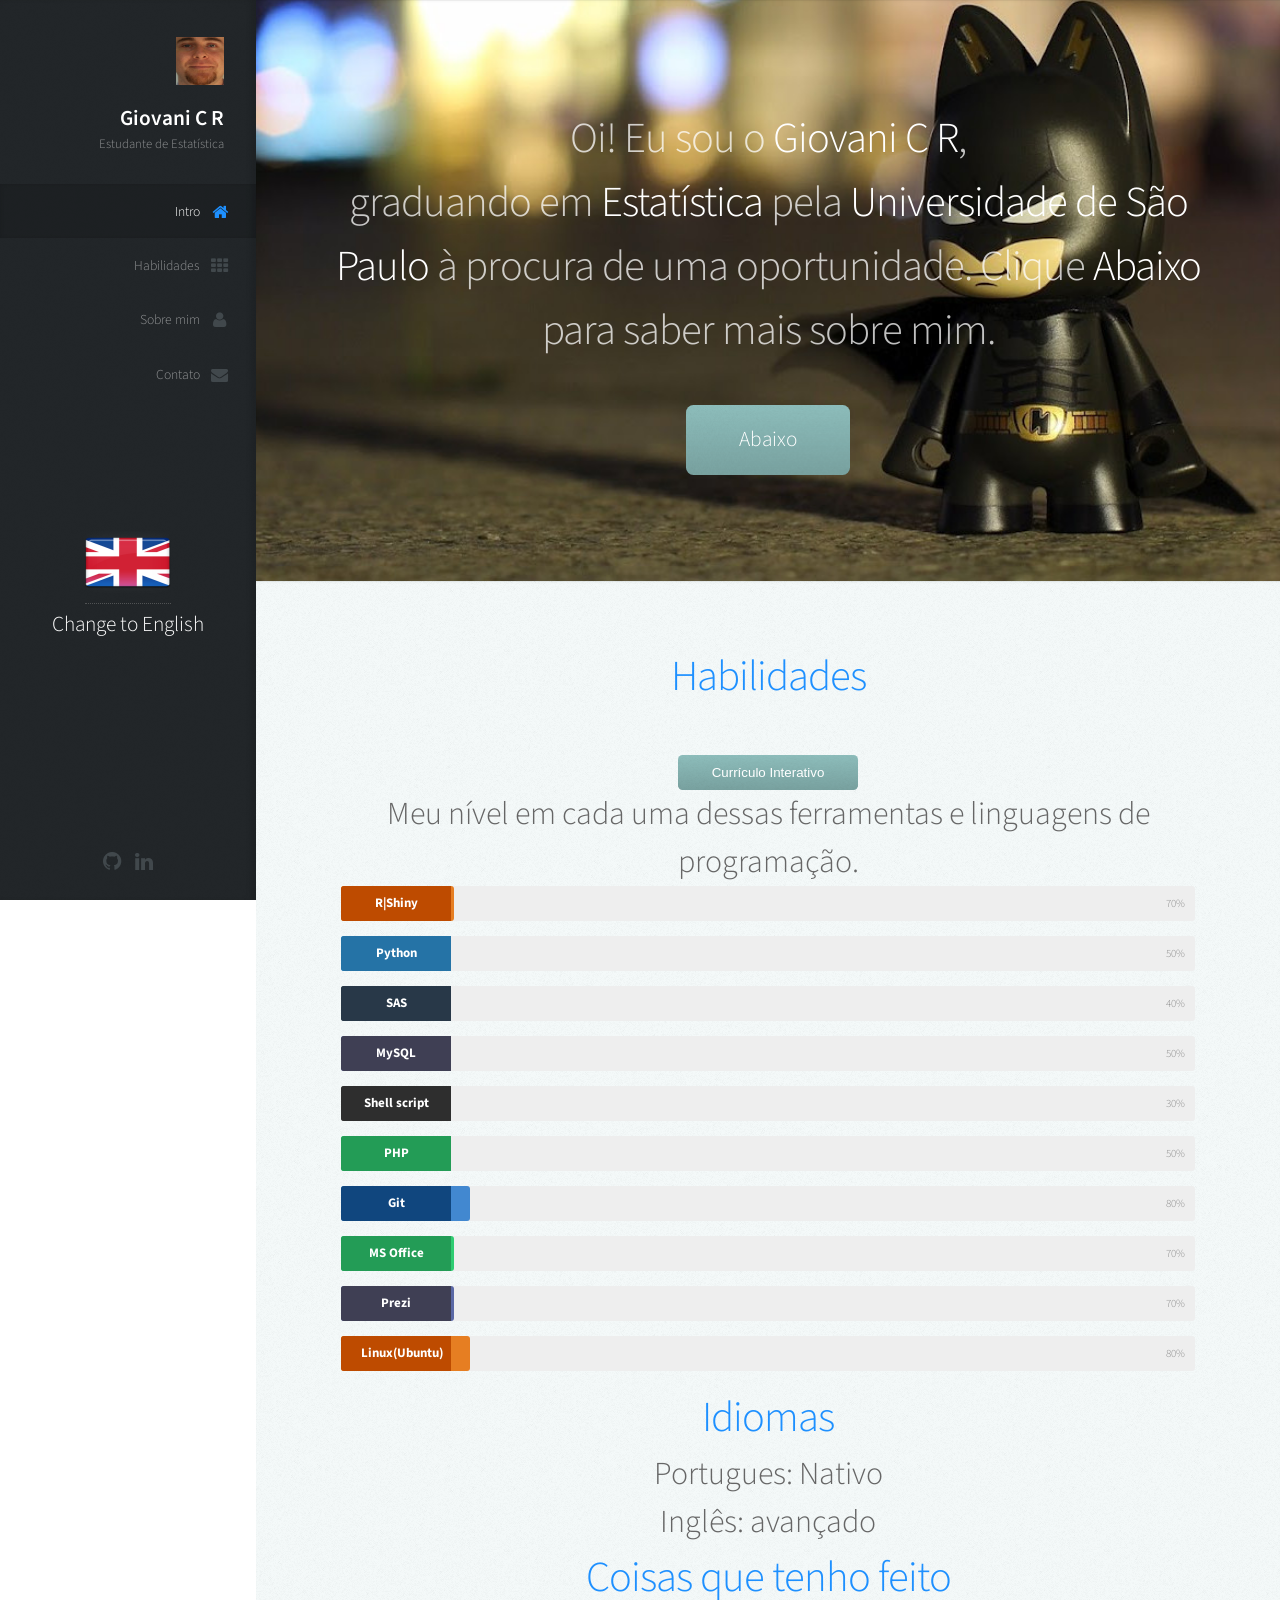
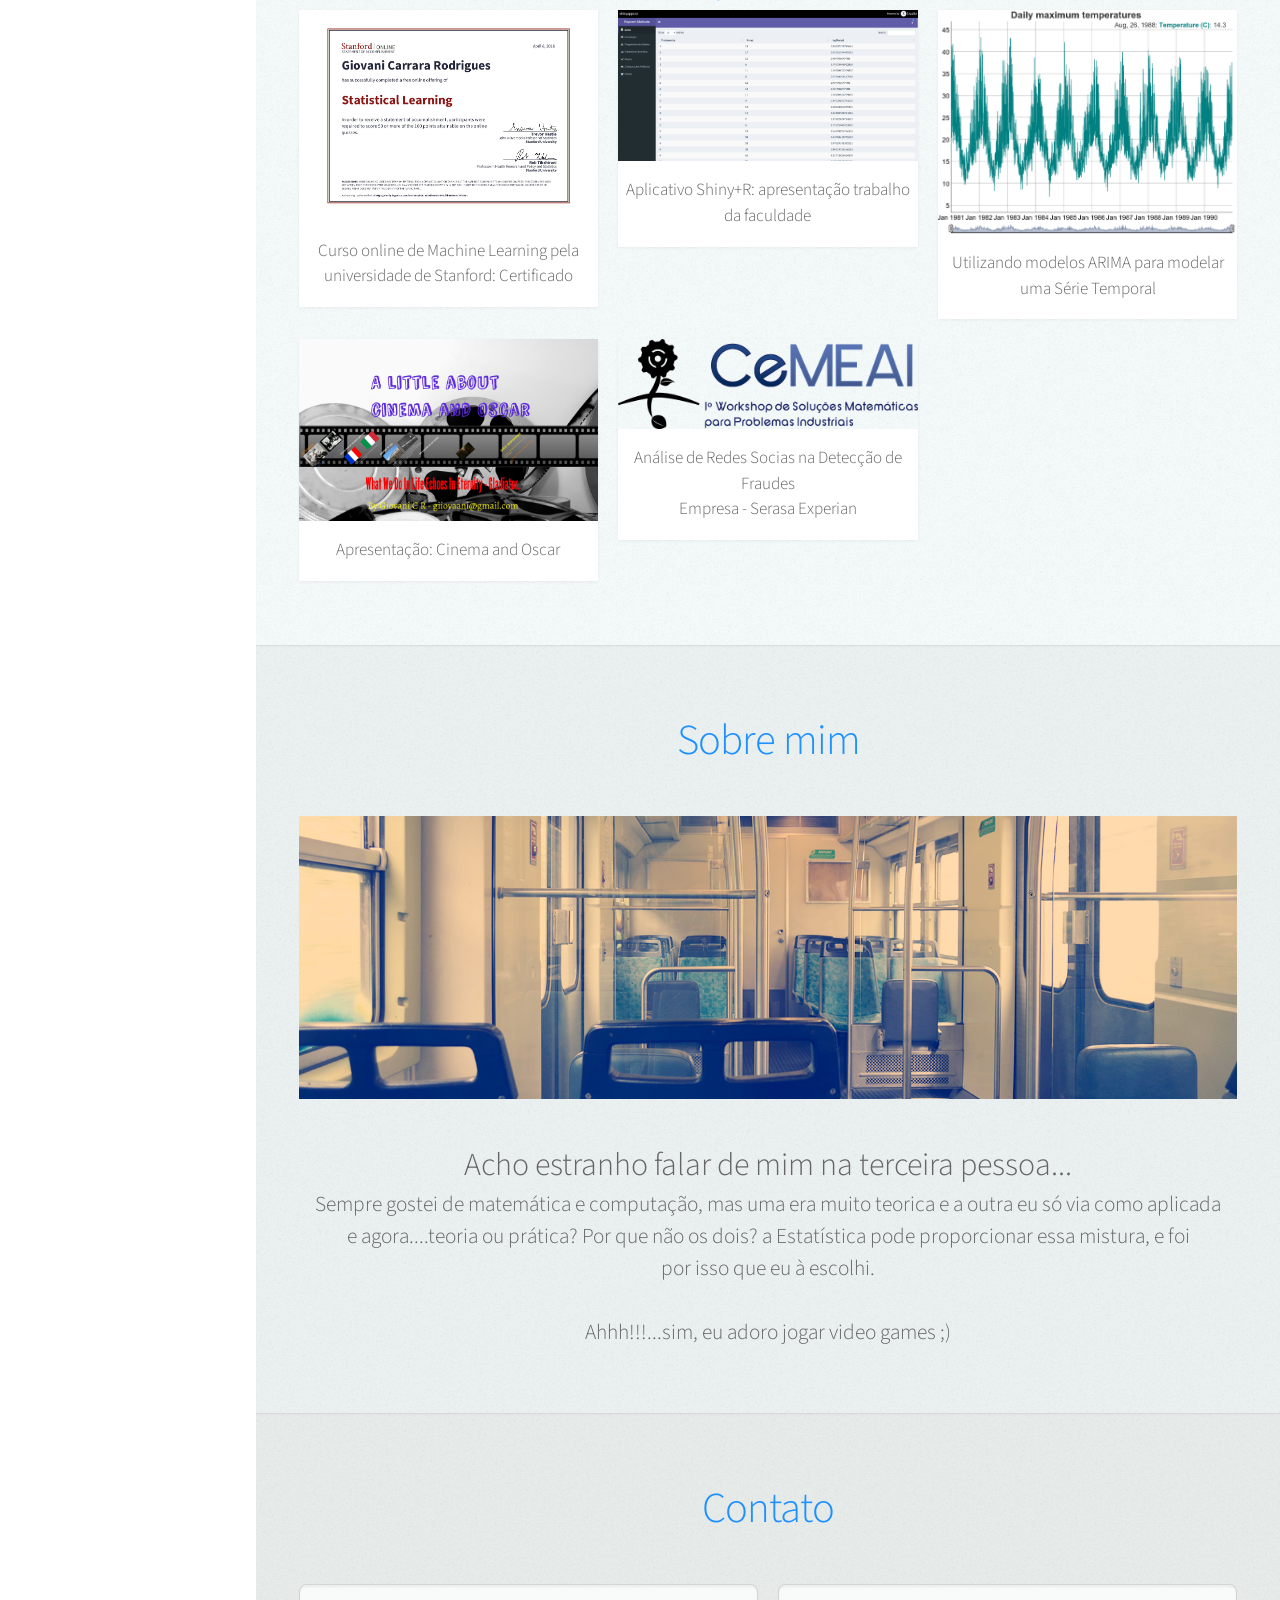
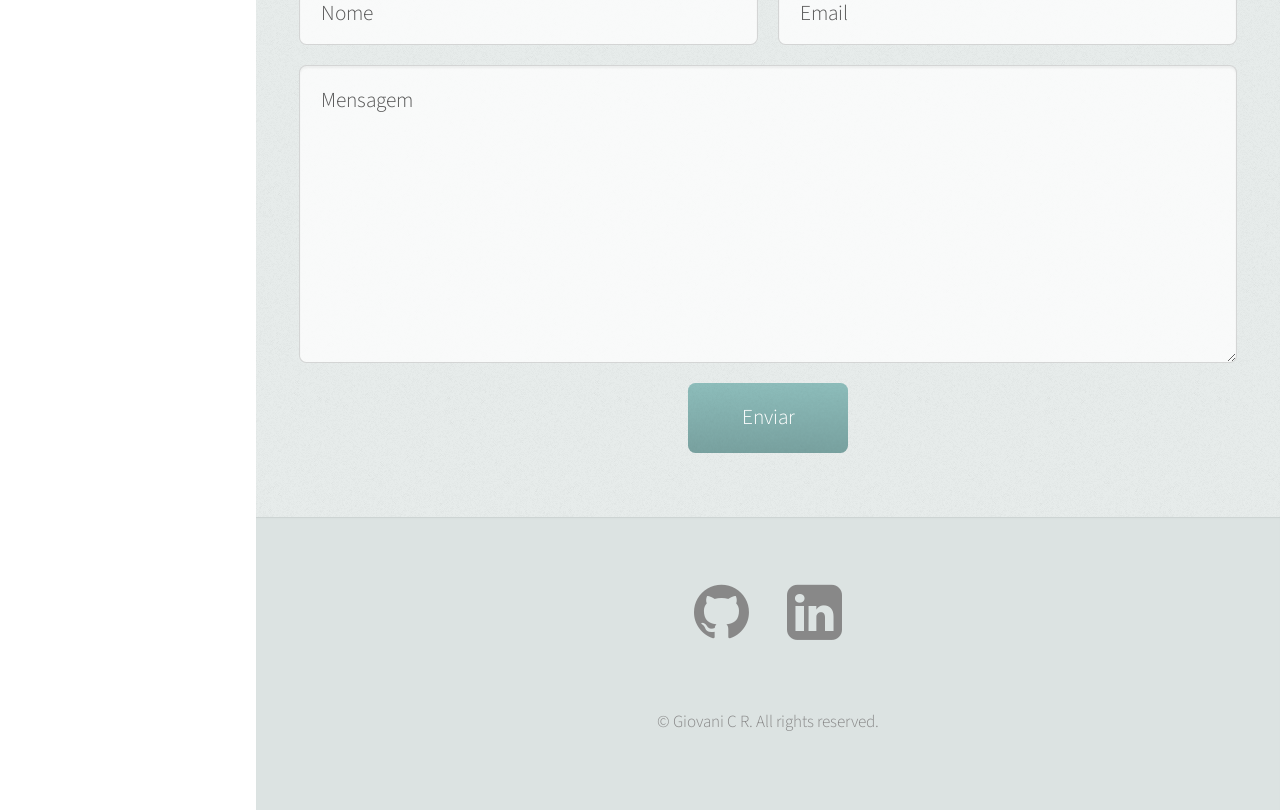
<file: index.html>
<!DOCTYPE HTML>
<!--
	Prologue by HTML5 UP
	html5up.net | @n33co
	Free for personal and commercial use under the CCA 3.0 license (html5up.net/license)
-->
<html>
	<head>
		<link rel="shortcut icon" href="images/gicon.ico" type="image/x-icon"/>
		<title>Giovani Carrara Rodrigues</title>
		<meta charset="utf-8" />
		<meta name="viewport" content="width=device-width, initial-scale=1" />
		<!--[if lte IE 8]><script src="assets/js/ie/html5shiv.js"></script><![endif]-->
		<link rel="stylesheet" href="assets/css/main.css" />
		<link rel="stylesheet" href="bar.css" />

		<!--[if lte IE 8]><link rel="stylesheet" href="assets/css/ie8.css" /><![endif]-->
		<!--[if lte IE 9]><link rel="stylesheet" href="assets/css/ie9.css" /><![endif]-->
	</head>
	<body>

		<!-- Header -->
			<div id="header">

				<div class="top">

					<!-- Logo -->
						<div id="logo">
							<span class="image avatar48"><img src="images/face.jpg" alt="" /></span>
							<h1 id="title">Giovani C R</h1>
							<p>Estudante de Estatística</p>
						</div>

					<!-- Nav -->
						<nav id="nav">
							<!--

								Prologue's nav expects links in one of two formats:

								1. Hash link (scrolls to a different section within the page)

								   <li><a href="#foobar" id="foobar-link" class="icon fa-whatever-icon-you-want skel-layers-ignoreHref"><span class="label">Foobar</span></a></li>

								2. Standard link (sends the user to another page/site)

								   <li><a href="http://foobar.tld" id="foobar-link" class="icon fa-whatever-icon-you-want"><span class="label">Foobar</span></a></li>

							-->
							<ul>
								<li><a href="#top" id="top-link" class="skel-layers-ignoreHref"><span class="icon fa-home">Intro</span></a></li>
								<li><a href="#portfolio" id="portfolio-link" class="skel-layers-ignoreHref"><span class="icon fa-th">Habilidades</span></a></li>
								<li><a href="#about" id="about-link" class="skel-layers-ignoreHref"><span class="icon fa-user">Sobre mim</span></a></li>
								<li><a href="#contact" id="contact-link" class="skel-layers-ignoreHref"><span class="icon fa-envelope">Contato</span></a></li>
							</ul>


							<div class="lang">
									<a href="index2.html"><img src="images/uk.png" alt=""/></a>
									<a href="index2.html"><p>Change to English</p></a>

							</div>

						</nav>

				</div>

				<div class="bottom">

					<!-- Social Icons -->
						<ul class="icons">
							<!--
							<li><a href="#" class="icon fa-twitter"><span class="label">Twitter</span></a></li>
							<li><a href="#" class="icon fa-facebook"><span class="label">Facebook</span></a></li>
						-->
							<li><a href="https://github.com/Slardardetenis" target="_blank" class="icon fa-github"><span class="label">Github</span></a></li>
							<li><a href="https://br.linkedin.com/pub/giovani-carrara-rodrigues/b8/93b/70" target="_blank" class="icon fa-linkedin"><span class="label">Linkedin</span></a></li>
							<!--<li><a href="#" class="icon fa-envelope"><span class="label">Email</span></a></li>-->
						</ul>

				</div>

			</div>

		<!-- Main -->
			<div id="main">

				<!-- Intro -->
					<section id="top" class="one dark cover">
						<div class="container">

							<header>
								<h2 class="alt">Oi! Eu sou o <strong>Giovani C R</strong>,<br> graduando em
									<strong>Estatística</strong> pela <strong>Universidade de São Paulo</strong>
								 	à procura de uma oportunidade. Clique <strong>Abaixo</strong> para saber mais sobre mim.
								</h2>
								<p></p>
							</header>

							<footer>
								<a href="#portfolio" class="button scrolly">Abaixo</a>
							</footer>

						</div>
					</section>

				<!-- Portfolio -->
					<section id="portfolio"  class="two">
						<div class="container">

							<header>
								<h2 style="color:#1E90FF">Habilidades</h2>
							</header>

							<a target="_blank" href="http://slardardetenis.github.io/iresume"><button type="button" class="btn btn-primary-outline btn-lg">Currículo Interativo</button></a>


							<h3>Meu nível em cada uma dessas ferramentas e linguagens de programação.</h3>

				<div class="container">
			<!-- Bar Skills -->
			<div class="skillbar clearfix " data-percent="70%">
				<div class="skillbar-title" style="background: #d35400;"><span>R|Shiny</span></div>
				<div class="skillbar-bar" style="background: #e67e22;"></div>
				<div class="skill-bar-percent">70%</div>
			</div> <!-- End Skill Bar -->

			<div class="skillbar clearfix " data-percent="50%">
				<div class="skillbar-title" style="background: #2980b9;"><span>Python</span></div>
				<div class="skillbar-bar" style="background: #3498db;"></div>
				<div class="skill-bar-percent">50%</div>
			</div> <!-- End Skill Bar -->

			<div class="skillbar clearfix " data-percent="40%">
				<div class="skillbar-title" style="background: #2c3e50;"><span>SAS</span></div>
				<div class="skillbar-bar" style="background: #2c3e50;"></div>
				<div class="skill-bar-percent">40%</div>
			</div> <!-- End Skill Bar -->

			<div class="skillbar clearfix " data-percent="50%">
				<div class="skillbar-title" style="background: #46465e;"><span>MySQL</span></div>
				<div class="skillbar-bar" style="background: #5a68a5;"></div>
				<div class="skill-bar-percent">50%</div>
			</div> <!-- End Skill Bar -->

			<div class="skillbar clearfix " data-percent="30%">
				<div class="skillbar-title" style="background: #333333;"><span>Shell script</span></div>
				<div class="skillbar-bar" style="background: #525252;"></div>
				<div class="skill-bar-percent">30%</div>
			</div> <!-- End Skill Bar -->

			<div class="skillbar clearfix " data-percent="50%">
				<div class="skillbar-title" style="background: #27ae60;"><span>PHP</span></div>
				<div class="skillbar-bar" style="background: #2ecc71;"></div>
				<div class="skill-bar-percent">50%</div>
			</div> <!-- End Skill Bar -->

			<div class="skillbar clearfix " data-percent="80%">
				<div class="skillbar-title" style="background: #124e8c;"><span>Git</span></div>
				<div class="skillbar-bar" style="background: #4288d0;"></div>
				<div class="skill-bar-percent">80%</div>
			</div> <!-- End Skill Bar -->

			<div class="skillbar clearfix " data-percent="70%">
				<div class="skillbar-title" style="background: #27ae60;"><span>MS Office</span></div>
				<div class="skillbar-bar" style="background: #2ecc71;"></div>
				<div class="skill-bar-percent">70%</div>
			</div> <!-- End Skill Bar -->

			<div class="skillbar clearfix " data-percent="70%">
				<div class="skillbar-title" style="background: #46465e;"><span>Prezi</span></div>
				<div class="skillbar-bar" style="background: #5a68a5;"></div>
				<div class="skill-bar-percent">70%</div>
			</div> <!-- End Skill Bar -->

			<div class="skillbar clearfix " data-percent="80%">
				<div class="skillbar-title" style="background: #d35400;"><span>Linux(Ubuntu)</span></div>
				<div class="skillbar-bar" style="background: #e67e22;"></div>
				<div class="skill-bar-percent">80%</div>
			</div> <!-- End Skill Bar -->


			</div>


							<h2 style="color:#1E90FF">Idiomas</h2>
							<h3>Portugues: Nativo</h3>
							<h3>Inglês: avançado</h3>

							<h2 style="color:#1E90FF">Coisas que tenho feito</h2>

							<div class="row">
								<div class="4u 12u$(mobile)">
									<article class="item">
										<a href="https://prod-cert-bucket.s3.amazonaws.com/downloads/0ac10465bd91474a9025435c24e628e7/Statement.pdf" target="_blank" class="image fit"><img src="images/ml.jpg" alt="" /></a>
										<header>
											<h3>Curso online de Machine Learning pela universidade de Stanford: Certificado</h3>
										</header>
									</article>
								</div>

								<div class="4u 12u$(mobile)">
									<article class="item">
										<a href="https://slardardetenis.shinyapps.io/popcorn" target="_blank" class="image fit"><img src="images/popcorn.jpg" alt="" /></a>
										<header>
											<h3>Aplicativo Shiny+R: apresentação trabalho da faculdade</h3>
										</header>
									</article>
								</div>

								<div class="4u 12u$(mobile)">
									<article class="item">
										<a href="http://rpubs.com/Giovani/ts4" target="_blank" class="image fit"><img src="images/ts2.jpg" alt="" /></a>
										<header>
											<h3>Utilizando modelos ARIMA para modelar uma Série Temporal</h3>
										</header>
									</article>
								</div>



								<div class="row">


									<div class="4u 12u$(mobile)">
										<article class="item">
											<a href="https://prezi.com/oxouivof-lnv/cinema-and-oscar/" target="_blank" class="image fit"><img src="images/cineprezi.jpg" alt="" /></a>
											<header>
												<h3>Apresentação: Cinema and Oscar</h3>
											</header>
										</article>
									</div>

									<div class="4u 12u$(mobile)">
										<article class="item">
											<a href="https://drive.google.com/file/d/0BzP9JsgEYqpmaDk1R0lDbWpuTjg/view" target="_blank" class="image fit"><img src="images/serasa.png" alt="" /></a>
											<header>
												<h3> Análise de Redes Socias na Detecção de Fraudes</h3>
												<h3>Empresa - Serasa Experian</h3>
											</header>
										</article>
									</div>


								</div>


						</div>
					</section>

				<!-- About Me -->
					<section id="about" class="three">
						<div class="container">

							<header>
								<h2 style="color:#1E90FF">Sobre mim</h2>
							</header>

							<a class="image featured"><img src="images/pic08.jpg" alt="" /></a>
							<h3>Acho estranho falar de mim na terceira pessoa...</h3>
							<h4>
							Sempre gostei de matemática e computação, mas uma  era muito teorica e a outra eu só via como aplicada<br>
							e agora....teoria ou prática? Por que não os dois? a Estatística pode proporcionar essa mistura, e foi <br>
							por isso que eu à escolhi.<br>
							<br>
							Ahhh!!!...sim, eu adoro jogar video games ;)
							</h4>

						</div>
					</section>

				<!-- Contact -->
					<section id="contact" class="four">
						<div class="container">

							<header>
								<h2 style="color:#1E90FF">Contato</h2>
							</header>

							<form method="post" action="http://formtoemail.com/user_forms.php">
								<input type="hidden" name="user_id" value="RZK4C8CH17EDMWD8L60G">
								<input type="hidden" name="form_id" value="1">
								<div class="row">
									<div class="6u 12u$(mobile)"><input type="text" name="name" placeholder="Nome" /></div>
									<div class="6u$ 12u$(mobile)"><input type="text" name="email" placeholder="Email" /></div>
									<div class="12u$">
										<textarea name="message" placeholder="Mensagem"></textarea>
									</div>
									<div class="12u$">
										<input type="submit" value="Enviar" />
									</div>
								</div>
							</form>

						</div>
					</section>

			</div>

		<!-- Footer -->
			<div id="footer">
				<div class="col-md-6">
					<ul class="icons">
						<li><a href="https://github.com/Slardardetenis" target="_blank" class="icon fa-github fa-3x"><span class="label">Github</span></a></li>
						<li><a href="https://br.linkedin.com/pub/giovani-carrara-rodrigues/b8/93b/70" target="_blank" class="icon fa-linkedin-square fa-3x"><span class="label">Linkedin</span></a></li>
					</ul>
				</div>

				<!-- Copyright -->
				<ul class="copyright">
					<li>&copy; Giovani C R. All rights reserved.</li>
				</ul>


			</div>

		<!-- Scripts -->
			<script src="assets/js/jquery.min.js"></script>
			<script src="assets/js/jquery.scrolly.min.js"></script>
			<script src="assets/js/jquery.scrollzer.min.js"></script>
			<script src="assets/js/skel.min.js"></script>
			<script src="assets/js/util.js"></script>
			<!--[if lte IE 8]><script src="assets/js/ie/respond.min.js"></script><![endif]-->
			<script src="assets/js/main.js"></script>
			<script>
			jQuery(document).ready(function(){
				jQuery('.skillbar').each(function(){
					jQuery(this).find('.skillbar-bar').animate({
						width:jQuery(this).attr('data-percent')
					},6000);
				});
			});
			</script>
			<script>
  				(function(i,s,o,g,r,a,m){i['GoogleAnalyticsObject']=r;i[r]=i[r]||function(){
  				(i[r].q=i[r].q||[]).push(arguments)},i[r].l=1*new Date();a=s.createElement(o),
  				m=s.getElementsByTagName(o)[0];a.async=1;a.src=g;m.parentNode.insertBefore(a,m)
  				})(window,document,'script','https://www.google-analytics.com/analytics.js','ga');

  				ga('create', 'UA-79199639-2', 'auto');
  				ga('send', 'pageview');

			</script>

	</body>
</html>
</file>
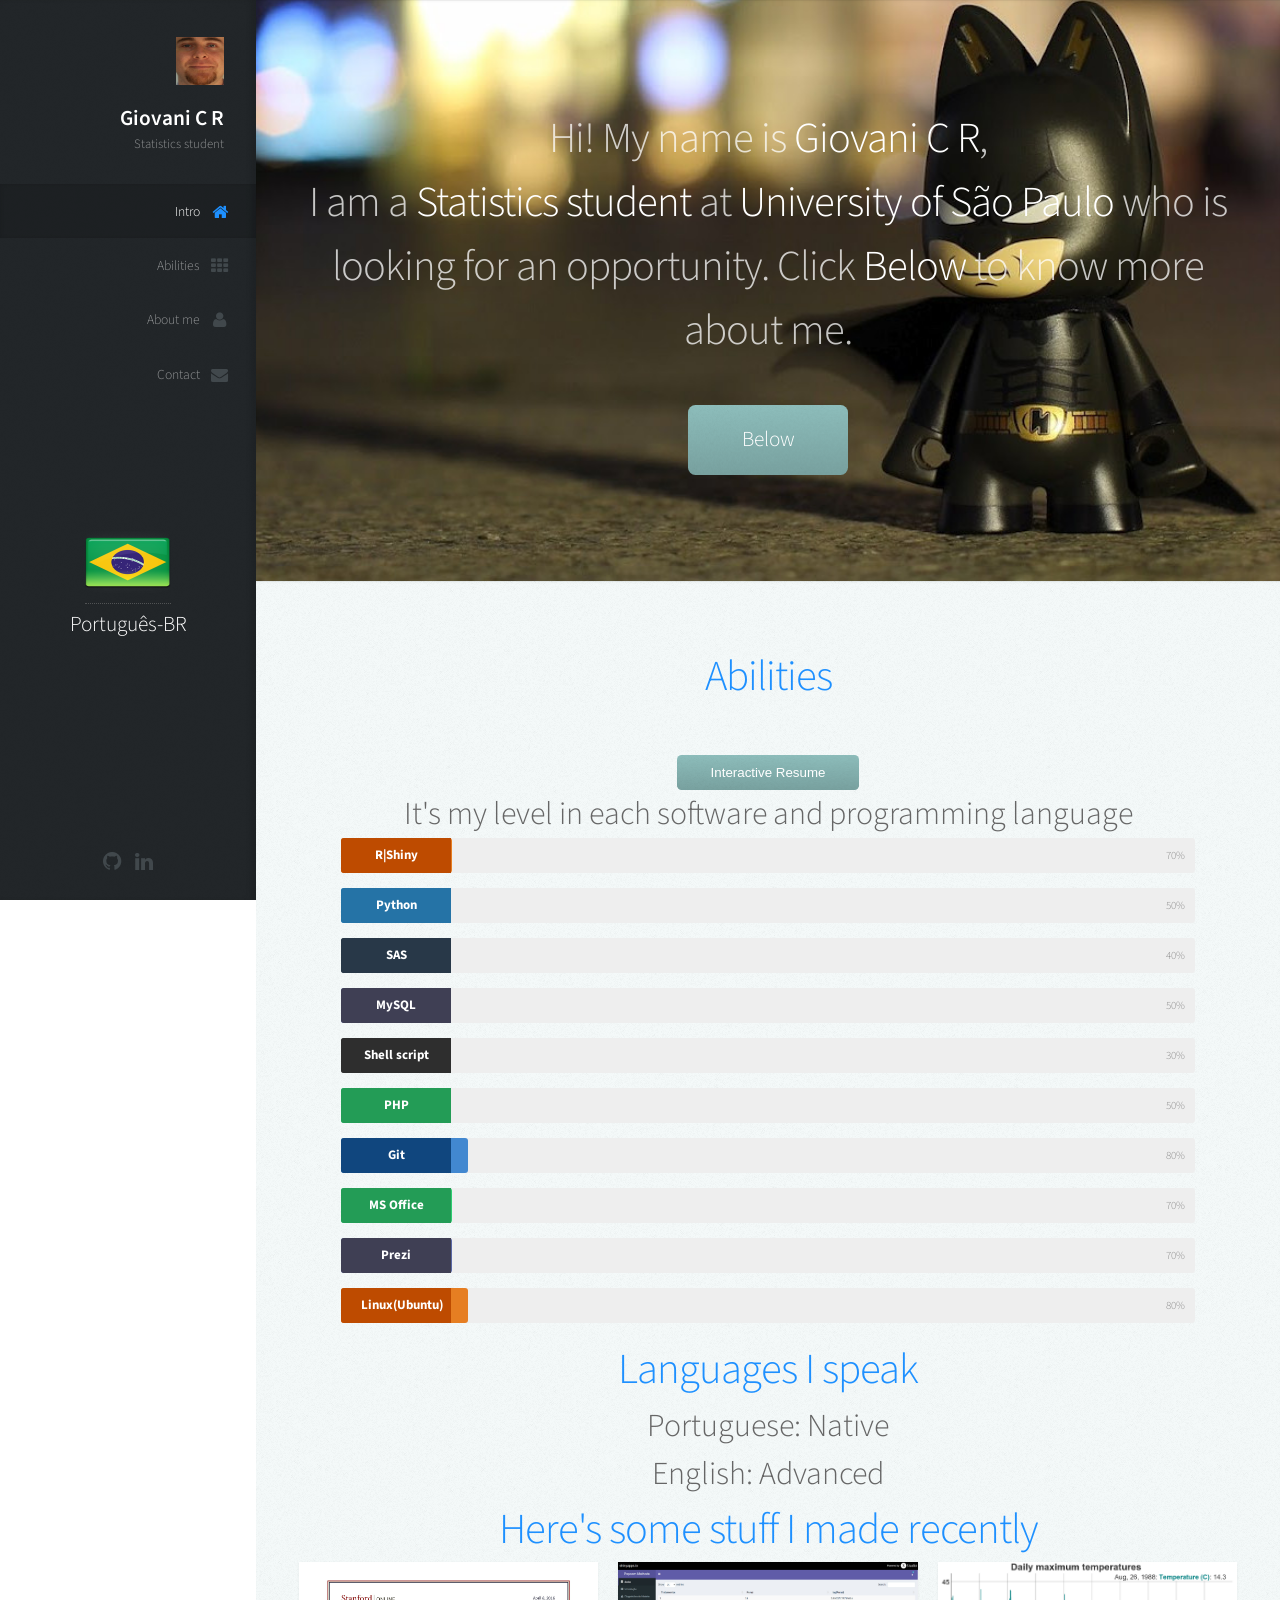
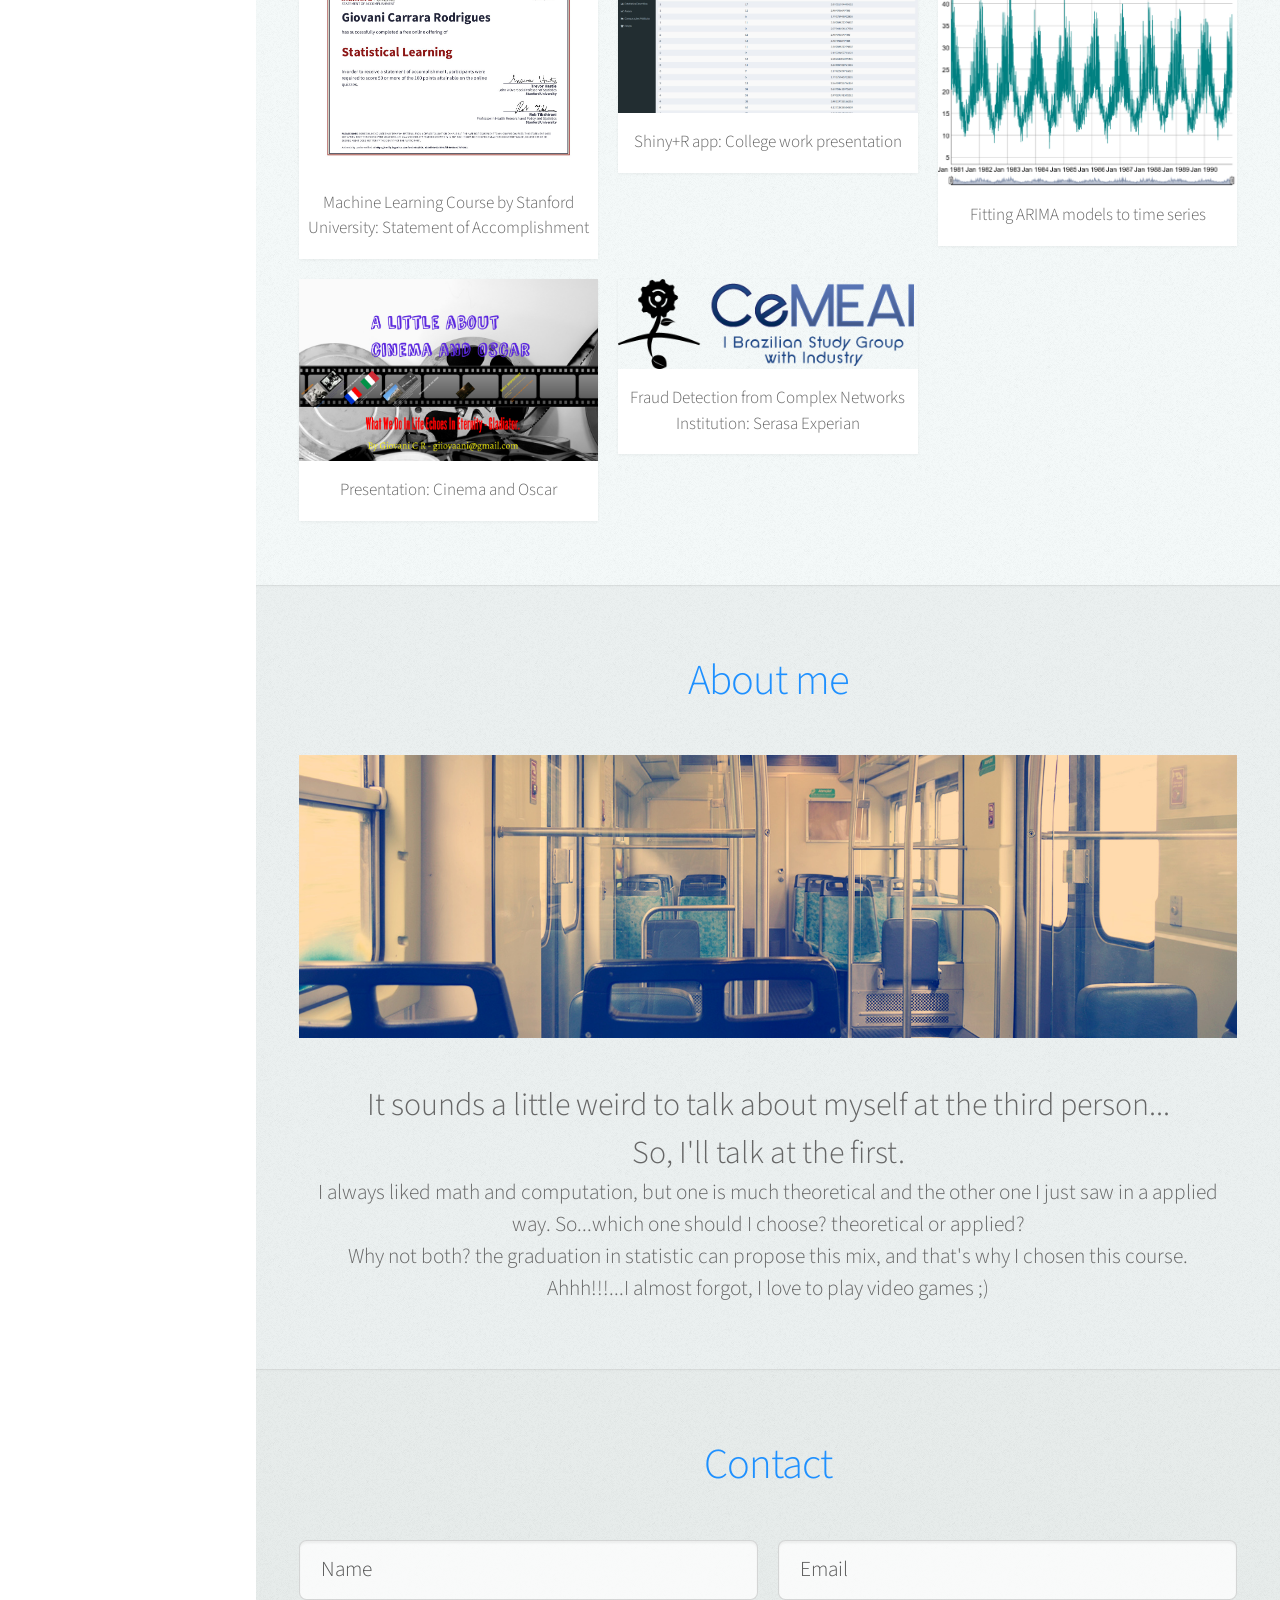
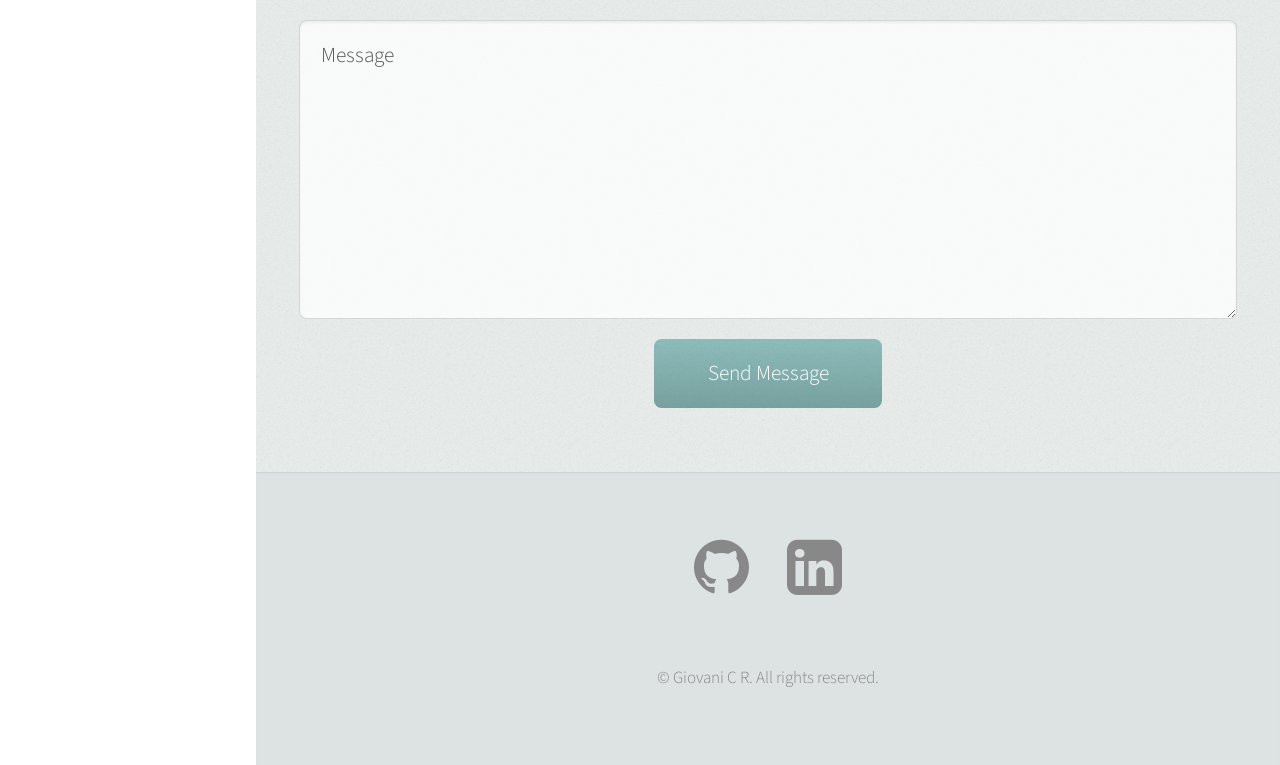
<file: index2.html>
<!DOCTYPE HTML>
<!--
	Prologue by HTML5 UP
	html5up.net | @n33co
	Free for personal and commercial use under the CCA 3.0 license (html5up.net/license)
-->
<html>
	<head>
		<link rel="shortcut icon" href="images/gicon.ico" type="image/x-icon"/>
		<title>Giovani Carrara Rodrigues</title>
		<meta charset="utf-8" />
		<meta name="viewport" content="width=device-width, initial-scale=1" />
		<!--[if lte IE 8]><script src="assets/js/ie/html5shiv.js"></script><![endif]-->
		<link rel="stylesheet" href="assets/css/main.css" />
		<link rel="stylesheet" href="bar.css" />

		<!--[if lte IE 8]><link rel="stylesheet" href="assets/css/ie8.css" /><![endif]-->
		<!--[if lte IE 9]><link rel="stylesheet" href="assets/css/ie9.css" /><![endif]-->
	</head>
	<body>

		<!-- Header -->
			<div id="header">

				<div class="top">

					<!-- Logo -->
						<div id="logo">
							<span class="image avatar48"><img src="images/face2.jpg" alt="" /></span>
							<h1 id="title">Giovani C R</h1>
							<p>Statistics student</p>
						</div>

					<!-- Nav -->
						<nav id="nav">
							<!--

								Prologue's nav expects links in one of two formats:

								1. Hash link (scrolls to a different section within the page)

								   <li><a href="#foobar" id="foobar-link" class="icon fa-whatever-icon-you-want skel-layers-ignoreHref"><span class="label">Foobar</span></a></li>

								2. Standard link (sends the user to another page/site)

								   <li><a href="http://foobar.tld" id="foobar-link" class="icon fa-whatever-icon-you-want"><span class="label">Foobar</span></a></li>

							-->
							<ul>
								<li><a href="#top" id="top-link" class="skel-layers-ignoreHref"><span class="icon fa-home">Intro</span></a></li>
								<li><a href="#portfolio" id="portfolio-link" class="skel-layers-ignoreHref"><span class="icon fa-th">Abilities</span></a></li>
								<li><a href="#about" id="about-link" class="skel-layers-ignoreHref"><span class="icon fa-user">About me</span></a></li>
								<li><a href="#contact" id="contact-link" class="skel-layers-ignoreHref"><span class="icon fa-envelope">Contact</span></a></li>
							</ul>

							<div class="lang">
								<a href="index.html"><img src="images/brazil.png" alt=""/> </a>
								<a href="index.html"><p>Português-BR</p></a>
							</div>

						</nav>

				</div>

				<div class="bottom">

					<!-- Social Icons -->
						<ul class="icons">
							<!--
							<li><a href="#" class="icon fa-twitter"><span class="label">Twitter</span></a></li>
							<li><a href="#" class="icon fa-facebook"><span class="label">Facebook</span></a></li>
						-->
							<li><a href="https://github.com/Slardardetenis" target="_blank" class="icon fa-github"><span class="label">Github</span></a></li>
							<li><a href="https://br.linkedin.com/pub/giovani-carrara-rodrigues/b8/93b/70" target="_blank" class="icon fa-linkedin"><span class="label">Linkedin</span></a></li>
							<!--<li><a href="#" class="icon fa-envelope"><span class="label">Email</span></a></li>-->
						</ul>

				</div>

			</div>

		<!-- Main -->
			<div id="main">

				<!-- Intro -->
					<section id="top" class="one dark cover">
						<div class="container">

							<header>
								<h2 class="alt">Hi! My name is <strong>Giovani C R</strong>,<br> I am a
									<strong>Statistics student</strong> at <strong>University of São Paulo</strong>
									who is looking for an opportunity.
									Click <strong>Below</strong> to know more about me.
								</h2>
								<p></p>
							</header>

							<footer>
								<a href="#portfolio" class="button scrolly">Below</a>
							</footer>

						</div>
					</section>

				<!-- Portfolio -->
					<section id="portfolio"  class="two">
						<div class="container">

							<header>
								<h2 style="color:#1E90FF">Abilities</h2>
							</header>

							<a target="_blank" href="http://slardardetenis.github.io/iresume"><button type="button" class="btn btn-primary-outline btn-lg">Interactive Resume</button></a>

							<h3>It's my level in each software and programming language</h3>
							<div class="container">
						<!-- Bar Skills -->
						<div class="skillbar clearfix " data-percent="70%">
							<div class="skillbar-title" style="background: #d35400;"><span>R|Shiny</span></div>
							<div class="skillbar-bar" style="background: #e67e22;"></div>
							<div class="skill-bar-percent">70%</div>
						</div> <!-- End Skill Bar -->

						<div class="skillbar clearfix " data-percent="50%">
							<div class="skillbar-title" style="background: #2980b9;"><span>Python</span></div>
							<div class="skillbar-bar" style="background: #3498db;"></div>
							<div class="skill-bar-percent">50%</div>
						</div> <!-- End Skill Bar -->

						<div class="skillbar clearfix " data-percent="40%">
							<div class="skillbar-title" style="background: #2c3e50;"><span>SAS</span></div>
							<div class="skillbar-bar" style="background: #2c3e50;"></div>
							<div class="skill-bar-percent">40%</div>
						</div> <!-- End Skill Bar -->

						<div class="skillbar clearfix " data-percent="50%">
							<div class="skillbar-title" style="background: #46465e;"><span>MySQL</span></div>
							<div class="skillbar-bar" style="background: #5a68a5;"></div>
							<div class="skill-bar-percent">50%</div>
						</div> <!-- End Skill Bar -->

						<div class="skillbar clearfix " data-percent="30%">
							<div class="skillbar-title" style="background: #333333;"><span>Shell script</span></div>
							<div class="skillbar-bar" style="background: #525252;"></div>
							<div class="skill-bar-percent">30%</div>
						</div> <!-- End Skill Bar -->

						<div class="skillbar clearfix " data-percent="50%">
							<div class="skillbar-title" style="background: #27ae60;"><span>PHP</span></div>
							<div class="skillbar-bar" style="background: #2ecc71;"></div>
							<div class="skill-bar-percent">50%</div>
						</div> <!-- End Skill Bar -->

						<div class="skillbar clearfix " data-percent="80%">
							<div class="skillbar-title" style="background: #124e8c;"><span>Git</span></div>
							<div class="skillbar-bar" style="background: #4288d0;"></div>
							<div class="skill-bar-percent">80%</div>
						</div> <!-- End Skill Bar -->

						<div class="skillbar clearfix " data-percent="70%">
							<div class="skillbar-title" style="background: #27ae60;"><span>MS Office</span></div>
							<div class="skillbar-bar" style="background: #2ecc71;"></div>
							<div class="skill-bar-percent">70%</div>
						</div> <!-- End Skill Bar -->

						<div class="skillbar clearfix " data-percent="70%">
							<div class="skillbar-title" style="background: #46465e;"><span>Prezi</span></div>
							<div class="skillbar-bar" style="background: #5a68a5;"></div>
							<div class="skill-bar-percent">70%</div>
						</div> <!-- End Skill Bar -->

						<div class="skillbar clearfix " data-percent="80%">
							<div class="skillbar-title" style="background: #d35400;"><span>Linux(Ubuntu)</span></div>
							<div class="skillbar-bar" style="background: #e67e22;"></div>
							<div class="skill-bar-percent">80%</div>
						</div> <!-- End Skill Bar -->


						</div>

							<h2 style="color:#1E90FF">Languages I speak</h2>
							<h3>Portuguese: Native</h3>
							<h3>English: Advanced</h3>

							<h2 style="color:#1E90FF">Here's some stuff I made recently</h2>

							<div class="row">
								<div class="4u 12u$(mobile)">
									<article class="item">
										<a href="https://prod-cert-bucket.s3.amazonaws.com/downloads/0ac10465bd91474a9025435c24e628e7/Statement.pdf" target="_blank" class="image fit"><img src="images/ml.jpg" alt="" /></a>
										<header>
											<h3>Machine Learning Course by Stanford University: Statement of Accomplishment</h3>
										</header>
									</article>
								</div>
								<div class="4u 12u$(mobile)">
									<article class="item">
										<a href="https://slardardetenis.shinyapps.io/popcorn" target="_blank" class="image fit"><img src="images/popcorn.jpg" alt="" /></a>
										<header>
											<h3>Shiny+R app: College work presentation</h3>
										</header>
									</article>
								</div>

								<div class="4u 12u$(mobile)">
									<article class="item">
										<a href="http://rpubs.com/Giovani/ts4" target="_blank" class="image fit"><img src="images/ts2.jpg" alt="" /></a>
										<header>
											<h3>Fitting ARIMA models to time series</h3>
										</header>
									</article>
								</div>

								<div class="row">
									<div class="4u 12u$(mobile)">
										<article class="item">
											<a href="https://prezi.com/oxouivof-lnv/cinema-and-oscar/" target="_blank" class="image fit"><img src="images/cineprezi.jpg" alt="" /></a>
											<header>
												<h3>Presentation: Cinema and Oscar</h3>
											</header>
										</article>
									</div>
									<div class="4u 12u$(mobile)">
										<article class="item">
											<a href="https://drive.google.com/file/d/0BzP9JsgEYqpmaDk1R0lDbWpuTjg/view" target="_blank" class="image fit"><img src="images/serasa2.png" alt="" /></a>
											<header>
												<h3>Fraud Detection from Complex Networks</h3>
												<h3>Institution: Serasa Experian</h3>
											</header>
										</article>
									</div>

							</div>


						</div>
					</section>

				<!-- About Me -->
					<section id="about" class="three">
						<div class="container">

							<header>
								<h2 style="color:#1E90FF">About me</h2>
							</header>

							<a class="image featured"><img src="images/pic08.jpg" alt="" /></a>
							<h3>
								It sounds a little weird to talk about myself at the third person...<br>
								So, I'll talk at the first.
							</h3>
							<h4>
								I always liked math and computation, but one is much theoretical and the other one I just saw in a applied way.
								So...which one should I choose? theoretical or applied?<br>
								Why not both? the graduation in statistic can propose this mix, and that's why I chosen this course.
							<br>
							Ahhh!!!...I almost forgot, I love to play video games ;)
							</h4>

						</div>
					</section>

				<!-- Contact -->
					<section id="contact" class="four">
						<div class="container">

							<header>
								<h2 style="color:#1E90FF">Contact</h2>
							</header>

							<form method="post" action="http://formtoemail.com/user_forms.php">
								<input type="hidden" name="user_id" value="RZK4C8CH17EDMWD8L60G">
								<input type="hidden" name="form_id" value="1">
								<div class="row">
									<div class="6u 12u$(mobile)"><input type="text" name="name" placeholder="Name" /></div>
									<div class="6u$ 12u$(mobile)"><input type="text" name="email" placeholder="Email" /></div>
									<div class="12u$">
										<textarea name="message" placeholder="Message"></textarea>
									</div>
									<div class="12u$">
										<input type="submit" value="Send Message" />
									</div>
								</div>
							</form>

						</div>
					</section>

			</div>

		<!-- Footer -->
			<div id="footer">
				<div class="col-md-6">
					<ul class="icons">
						<li><a href="https://github.com/Slardardetenis" target="_blank" class="icon fa-github fa-3x"><span class="label">Github</span></a></li>
						<li><a href="https://br.linkedin.com/pub/giovani-carrara-rodrigues/b8/93b/70" target="_blank" class="icon fa-linkedin-square fa-3x"><span class="label">Linkedin</span></a></li>
					</ul>
				</div>

				<!-- Copyright -->
					<ul class="copyright">
						<li>&copy; Giovani C R. All rights reserved.</li>
					</ul>

			</div>

		<!-- Scripts -->
			<script src="assets/js/jquery.min.js"></script>
			<script src="assets/js/jquery.scrolly.min.js"></script>
			<script src="assets/js/jquery.scrollzer.min.js"></script>
			<script src="assets/js/skel.min.js"></script>
			<script src="assets/js/util.js"></script>
			<!--[if lte IE 8]><script src="assets/js/ie/respond.min.js"></script><![endif]-->
			<script src="assets/js/main.js"></script>
			<script>
			jQuery(document).ready(function(){
				jQuery('.skillbar').each(function(){
					jQuery(this).find('.skillbar-bar').animate({
						width:jQuery(this).attr('data-percent')
					},6000);
				});
			});
			</script>

			<script>
  			(function(i,s,o,g,r,a,m){i['GoogleAnalyticsObject']=r;i[r]=i[r]||function(){
  			(i[r].q=i[r].q||[]).push(arguments)},i[r].l=1*new Date();a=s.createElement(o),
  			m=s.getElementsByTagName(o)[0];a.async=1;a.src=g;m.parentNode.insertBefore(a,m)
  			})(window,document,'script','https://www.google-analytics.com/analytics.js','ga');

  			ga('create', 'UA-79199639-2', 'auto');
  			ga('send', 'pageview');

			</script>


	</body>
</html>
</file>
<file: bar.css>
/*
body {
  font-family: 'Ubuntu', sans-serif;
  width:960px;
}

p{
  color:#525252;
  font-size:12px;
}
*/
.skillbar {
	position:relative;
	display:block;
	margin-bottom:15px;
	width:100%;
	background:#eee;
	height:35px;
	border-radius:3px;
	-moz-border-radius:3px;
	-webkit-border-radius:3px;
	-webkit-transition:0.4s linear;
	-moz-transition:0.4s linear;
	-ms-transition:0.4s linear;
	-o-transition:0.4s linear;
	transition:0.4s linear;
	-webkit-transition-property:width, background-color;
	-moz-transition-property:width, background-color;
	-ms-transition-property:width, background-color;
	-o-transition-property:width, background-color;
	transition-property:width, background-color;
}

.skillbar-title {
	position:absolute;
	top:0;
	left:0;
width:110px;
	font-weight:bold;
	font-size:13px;
	color:#ffffff;
	background:#6adcfa;
	-webkit-border-top-left-radius:3px;
	-webkit-border-bottom-left-radius:4px;
	-moz-border-radius-topleft:3px;
	-moz-border-radius-bottomleft:3px;
	border-top-left-radius:3px;
	border-bottom-left-radius:3px;
}

.skillbar-title span {
	display:block;
	background:rgba(0, 0, 0, 0.1);
	padding:0 20px;
	height:35px;
	line-height:35px;
	-webkit-border-top-left-radius:3px;
	-webkit-border-bottom-left-radius:3px;
	-moz-border-radius-topleft:3px;
	-moz-border-radius-bottomleft:3px;
	border-top-left-radius:3px;
	border-bottom-left-radius:3px;
}

.skillbar-bar {
	height:35px;
	width:0px;
	background:#6adcfa;
	border-radius:3px;
	-moz-border-radius:3px;
	-webkit-border-radius:3px;
}

.skill-bar-percent {
	position:absolute;
	right:10px;
	top:0;
	font-size:11px;
	height:35px;
	line-height:35px;
	color:#ffffff;
	color:rgba(0, 0, 0, 0.4);
}
</file>
<file: assets/css/ie8.css>
/*
	Prologue by HTML5 UP
	html5up.net | @n33co
	Free for personal and commercial use under the CCA 3.0 license (html5up.net/license)
*/

/* Section/Article */

	section > .last-child, section.last-child, article > .last-child, article.last-child {
		margin-bottom: 0;
	}

/* Form */

	form input[type="text"],
	form input[type="email"],
	form input[type="password"],
	form select,
	form textarea {
		-ms-behavior: url("assets/js/ie/PIE.htc");
	}

/* Button */

	input[type="button"],
	input[type="submit"],
	input[type="reset"],
	button,
	.button {
		-ms-behavior: url("assets/js/ie/PIE.htc");
	}

/* Header */

	#nav ul li a {
		color: #888;
	}

		#nav ul li a.active {
			background: #1C2022;
		}

	#headerToggle .toggle {
		background-color: #888;
	}

/* Main */

	#main > section.cover {
		background-position: auto;
		-ms-behavior: url("assets/js/ie/backgroundsize.min.htc");
	}
</file>
<file: assets/css/ie9.css>
/*
	Prologue by HTML5 UP
	html5up.net | @n33co
	Free for personal and commercial use under the CCA 3.0 license (html5up.net/license)
*/

/* Button */

	input[type="button"],
	input[type="submit"],
	input[type="reset"],
	button,
	.button {
		background-image: url("images/ie/grad0-15.svg");
	}
</file>
<file: assets/css/main.css>
@import url("font-awesome.min.css");
@import url("http://fonts.googleapis.com/css?family=Source+Sans+Pro:300,300italic,400,600");

/*
	Prologue by HTML5 UP
	html5up.net | @n33co
	Free for personal and commercial use under the CCA 3.0 license (html5up.net/license)
*/

/* Reset */

	html, body, div, span, applet, object, iframe, h1, h2, h3, h4, h5, h6, p, blockquote, pre, a, abbr, acronym, address, big, cite, code, del, dfn, em, img, ins, kbd, q, s, samp, small, strike, strong, sub, sup, tt, var, b, u, i, center, dl, dt, dd, ol, ul, li, fieldset, form, label, legend, table, caption, tbody, tfoot, thead, tr, th, td, article, aside, canvas, details, embed, figure, figcaption, footer, header, hgroup, menu, nav, output, ruby, section, summary, time, mark, audio, video {
		margin: 0;
		padding: 0;
		border: 0;
		font-size: 100%;
		font: inherit;
		vertical-align: baseline;
	}

	article, aside, details, figcaption, figure, footer, header, hgroup, menu, nav, section {
		display: block;
	}

	body {
		line-height: 1;
	}

	ol, ul {
		list-style: none;
	}

	blockquote, q {
		quotes: none;
	}

	blockquote:before, blockquote:after, q:before, q:after {
		content: '';
		content: none;
	}

	table {
		border-collapse: collapse;
		border-spacing: 0;
	}

	body {
		-webkit-text-size-adjust: none;
	}

/* Box Model */

	*, *:before, *:after {
		-moz-box-sizing: border-box;
		-webkit-box-sizing: border-box;
		box-sizing: border-box;
	}

/* Containers */

	.container {
		margin-left: auto;
		margin-right: auto;
	}

	.container.\31 25\25 {
		width: 100%;
		max-width: 1750px;
		min-width: 1400px;
	}

	.container.\37 5\25 {
		width: 1050px;
	}

	.container.\35 0\25 {
		width: 700px;
	}

	.container.\32 5\25 {
		width: 350px;
	}

	.container {
		width: 1400px;
	}

	@media screen and (min-width: 961px) and (max-width: 1880px) {

		.container.\31 25\25 {
			width: 100%;
			max-width: 1500px;
			min-width: 1200px;
		}

		.container.\37 5\25 {
			width: 900px;
		}

		.container.\35 0\25 {
			width: 600px;
		}

		.container.\32 5\25 {
			width: 300px;
		}

		.container {
			width: 1200px;
		}

	}

	@media screen and (min-width: 961px) and (max-width: 1620px) {

		.container.\31 25\25 {
			width: 100%;
			max-width: 1200px;
			min-width: 960px;
		}

		.container.\37 5\25 {
			width: 720px;
		}

		.container.\35 0\25 {
			width: 480px;
		}

		.container.\32 5\25 {
			width: 240px;
		}

		.container {
			width: 960px;
		}

	}

	@media screen and (min-width: 961px) and (max-width: 1320px) {

		.container.\31 25\25 {
			width: 100%;
			max-width: 125%;
			min-width: 100%;
		}

		.container.\37 5\25 {
			width: 75%;
		}

		.container.\35 0\25 {
			width: 50%;
		}

		.container.\32 5\25 {
			width: 25%;
		}

		.container {
			width: 100%;
		}

	}

	@media screen and (max-width: 960px) {

		.container.\31 25\25 {
			width: 100%;
			max-width: 125%;
			min-width: 100%;
		}

		.container.\37 5\25 {
			width: 75%;
		}

		.container.\35 0\25 {
			width: 50%;
		}

		.container.\32 5\25 {
			width: 25%;
		}

		.container {
			width: 100%;
		}

	}

	@media screen and (max-width: 736px) {

		.container.\31 25\25 {
			width: 100%;
			max-width: 125%;
			min-width: 100%;
		}

		.container.\37 5\25 {
			width: 75%;
		}

		.container.\35 0\25 {
			width: 50%;
		}

		.container.\32 5\25 {
			width: 25%;
		}

		.container {
			width: 100% !important;
		}

	}

/* Grid */

	.row {
		border-bottom: solid 1px transparent;
		-moz-box-sizing: border-box;
		-webkit-box-sizing: border-box;
		box-sizing: border-box;
	}

	.row > * {
		float: left;
		-moz-box-sizing: border-box;
		-webkit-box-sizing: border-box;
		box-sizing: border-box;
	}

	.row:after, .row:before {
		content: '';
		display: block;
		clear: both;
		height: 0;
	}

	.row.uniform > * > :first-child {
		margin-top: 0;
	}

	.row.uniform > * > :last-child {
		margin-bottom: 0;
	}

	.row.\30 \25 > * {
		padding: 0px 0 0 0px;
	}

	.row.\30 \25 {
		margin: 0px 0 -1px 0px;
	}

	.row.uniform.\30 \25 > * {
		padding: 0px 0 0 0px;
	}

	.row.uniform.\30 \25 {
		margin: 0px 0 -1px 0px;
	}

	.row > * {
		padding: 40px 0 0 40px;
	}

	.row {
		margin: -40px 0 -1px -40px;
	}

	.row.uniform > * {
		padding: 40px 0 0 40px;
	}

	.row.uniform {
		margin: -40px 0 -1px -40px;
	}

	.row.\32 00\25 > * {
		padding: 80px 0 0 80px;
	}

	.row.\32 00\25 {
		margin: -80px 0 -1px -80px;
	}

	.row.uniform.\32 00\25 > * {
		padding: 80px 0 0 80px;
	}

	.row.uniform.\32 00\25 {
		margin: -80px 0 -1px -80px;
	}

	.row.\31 50\25 > * {
		padding: 60px 0 0 60px;
	}

	.row.\31 50\25 {
		margin: -60px 0 -1px -60px;
	}

	.row.uniform.\31 50\25 > * {
		padding: 60px 0 0 60px;
	}

	.row.uniform.\31 50\25 {
		margin: -60px 0 -1px -60px;
	}

	.row.\35 0\25 > * {
		padding: 20px 0 0 20px;
	}

	.row.\35 0\25 {
		margin: -20px 0 -1px -20px;
	}

	.row.uniform.\35 0\25 > * {
		padding: 20px 0 0 20px;
	}

	.row.uniform.\35 0\25 {
		margin: -20px 0 -1px -20px;
	}

	.row.\32 5\25 > * {
		padding: 10px 0 0 10px;
	}

	.row.\32 5\25 {
		margin: -10px 0 -1px -10px;
	}

	.row.uniform.\32 5\25 > * {
		padding: 10px 0 0 10px;
	}

	.row.uniform.\32 5\25 {
		margin: -10px 0 -1px -10px;
	}

	.\31 2u, .\31 2u\24 {
		width: 100%;
		clear: none;
		margin-left: 0;
	}

	.\31 1u, .\31 1u\24 {
		width: 91.6666666667%;
		clear: none;
		margin-left: 0;
	}

	.\31 0u, .\31 0u\24 {
		width: 83.3333333333%;
		clear: none;
		margin-left: 0;
	}

	.\39 u, .\39 u\24 {
		width: 75%;
		clear: none;
		margin-left: 0;
	}

	.\38 u, .\38 u\24 {
		width: 66.6666666667%;
		clear: none;
		margin-left: 0;
	}

	.\37 u, .\37 u\24 {
		width: 58.3333333333%;
		clear: none;
		margin-left: 0;
	}

	.\36 u, .\36 u\24 {
		width: 50%;
		clear: none;
		margin-left: 0;
	}

	.\35 u, .\35 u\24 {
		width: 41.6666666667%;
		clear: none;
		margin-left: 0;
	}

	.\34 u, .\34 u\24 {
		width: 33.3333333333%;
		clear: none;
		margin-left: 0;
	}

	.\33 u, .\33 u\24 {
		width: 25%;
		clear: none;
		margin-left: 0;
	}

	.\32 u, .\32 u\24 {
		width: 16.6666666667%;
		clear: none;
		margin-left: 0;
	}

	.\31 u, .\31 u\24 {
		width: 8.3333333333%;
		clear: none;
		margin-left: 0;
	}

	.\31 2u\24 + *,
	.\31 1u\24 + *,
	.\31 0u\24 + *,
	.\39 u\24 + *,
	.\38 u\24 + *,
	.\37 u\24 + *,
	.\36 u\24 + *,
	.\35 u\24 + *,
	.\34 u\24 + *,
	.\33 u\24 + *,
	.\32 u\24 + *,
	.\31 u\24 + * {
		clear: left;
	}

	.\-11u {
		margin-left: 91.66667%;
	}

	.\-10u {
		margin-left: 83.33333%;
	}

	.\-9u {
		margin-left: 75%;
	}

	.\-8u {
		margin-left: 66.66667%;
	}

	.\-7u {
		margin-left: 58.33333%;
	}

	.\-6u {
		margin-left: 50%;
	}

	.\-5u {
		margin-left: 41.66667%;
	}

	.\-4u {
		margin-left: 33.33333%;
	}

	.\-3u {
		margin-left: 25%;
	}

	.\-2u {
		margin-left: 16.66667%;
	}

	.\-1u {
		margin-left: 8.33333%;
	}

	@media screen and (min-width: 961px) and (max-width: 1880px) {

		.row > * {
			padding: 40px 0 0 40px;
		}

		.row {
			margin: -40px 0 -1px -40px;
		}

		.row.uniform > * {
			padding: 40px 0 0 40px;
		}

		.row.uniform {
			margin: -40px 0 -1px -40px;
		}

		.row.\32 00\25 > * {
			padding: 80px 0 0 80px;
		}

		.row.\32 00\25 {
			margin: -80px 0 -1px -80px;
		}

		.row.uniform.\32 00\25 > * {
			padding: 80px 0 0 80px;
		}

		.row.uniform.\32 00\25 {
			margin: -80px 0 -1px -80px;
		}

		.row.\31 50\25 > * {
			padding: 60px 0 0 60px;
		}

		.row.\31 50\25 {
			margin: -60px 0 -1px -60px;
		}

		.row.uniform.\31 50\25 > * {
			padding: 60px 0 0 60px;
		}

		.row.uniform.\31 50\25 {
			margin: -60px 0 -1px -60px;
		}

		.row.\35 0\25 > * {
			padding: 20px 0 0 20px;
		}

		.row.\35 0\25 {
			margin: -20px 0 -1px -20px;
		}

		.row.uniform.\35 0\25 > * {
			padding: 20px 0 0 20px;
		}

		.row.uniform.\35 0\25 {
			margin: -20px 0 -1px -20px;
		}

		.row.\32 5\25 > * {
			padding: 10px 0 0 10px;
		}

		.row.\32 5\25 {
			margin: -10px 0 -1px -10px;
		}

		.row.uniform.\32 5\25 > * {
			padding: 10px 0 0 10px;
		}

		.row.uniform.\32 5\25 {
			margin: -10px 0 -1px -10px;
		}

		.\31 2u\28wide\29, .\31 2u\24\28wide\29 {
			width: 100%;
			clear: none;
			margin-left: 0;
		}

		.\31 1u\28wide\29, .\31 1u\24\28wide\29 {
			width: 91.6666666667%;
			clear: none;
			margin-left: 0;
		}

		.\31 0u\28wide\29, .\31 0u\24\28wide\29 {
			width: 83.3333333333%;
			clear: none;
			margin-left: 0;
		}

		.\39 u\28wide\29, .\39 u\24\28wide\29 {
			width: 75%;
			clear: none;
			margin-left: 0;
		}

		.\38 u\28wide\29, .\38 u\24\28wide\29 {
			width: 66.6666666667%;
			clear: none;
			margin-left: 0;
		}

		.\37 u\28wide\29, .\37 u\24\28wide\29 {
			width: 58.3333333333%;
			clear: none;
			margin-left: 0;
		}

		.\36 u\28wide\29, .\36 u\24\28wide\29 {
			width: 50%;
			clear: none;
			margin-left: 0;
		}

		.\35 u\28wide\29, .\35 u\24\28wide\29 {
			width: 41.6666666667%;
			clear: none;
			margin-left: 0;
		}

		.\34 u\28wide\29, .\34 u\24\28wide\29 {
			width: 33.3333333333%;
			clear: none;
			margin-left: 0;
		}

		.\33 u\28wide\29, .\33 u\24\28wide\29 {
			width: 25%;
			clear: none;
			margin-left: 0;
		}

		.\32 u\28wide\29, .\32 u\24\28wide\29 {
			width: 16.6666666667%;
			clear: none;
			margin-left: 0;
		}

		.\31 u\28wide\29, .\31 u\24\28wide\29 {
			width: 8.3333333333%;
			clear: none;
			margin-left: 0;
		}

		.\31 2u\24\28wide\29 + *,
		.\31 1u\24\28wide\29 + *,
		.\31 0u\24\28wide\29 + *,
		.\39 u\24\28wide\29 + *,
		.\38 u\24\28wide\29 + *,
		.\37 u\24\28wide\29 + *,
		.\36 u\24\28wide\29 + *,
		.\35 u\24\28wide\29 + *,
		.\34 u\24\28wide\29 + *,
		.\33 u\24\28wide\29 + *,
		.\32 u\24\28wide\29 + *,
		.\31 u\24\28wide\29 + * {
			clear: left;
		}

		.\-11u\28wide\29 {
			margin-left: 91.66667%;
		}

		.\-10u\28wide\29 {
			margin-left: 83.33333%;
		}

		.\-9u\28wide\29 {
			margin-left: 75%;
		}

		.\-8u\28wide\29 {
			margin-left: 66.66667%;
		}

		.\-7u\28wide\29 {
			margin-left: 58.33333%;
		}

		.\-6u\28wide\29 {
			margin-left: 50%;
		}

		.\-5u\28wide\29 {
			margin-left: 41.66667%;
		}

		.\-4u\28wide\29 {
			margin-left: 33.33333%;
		}

		.\-3u\28wide\29 {
			margin-left: 25%;
		}

		.\-2u\28wide\29 {
			margin-left: 16.66667%;
		}

		.\-1u\28wide\29 {
			margin-left: 8.33333%;
		}

	}

	@media screen and (min-width: 961px) and (max-width: 1620px) {

		.row > * {
			padding: 40px 0 0 40px;
		}

		.row {
			margin: -40px 0 -1px -40px;
		}

		.row.uniform > * {
			padding: 40px 0 0 40px;
		}

		.row.uniform {
			margin: -40px 0 -1px -40px;
		}

		.row.\32 00\25 > * {
			padding: 80px 0 0 80px;
		}

		.row.\32 00\25 {
			margin: -80px 0 -1px -80px;
		}

		.row.uniform.\32 00\25 > * {
			padding: 80px 0 0 80px;
		}

		.row.uniform.\32 00\25 {
			margin: -80px 0 -1px -80px;
		}

		.row.\31 50\25 > * {
			padding: 60px 0 0 60px;
		}

		.row.\31 50\25 {
			margin: -60px 0 -1px -60px;
		}

		.row.uniform.\31 50\25 > * {
			padding: 60px 0 0 60px;
		}

		.row.uniform.\31 50\25 {
			margin: -60px 0 -1px -60px;
		}

		.row.\35 0\25 > * {
			padding: 20px 0 0 20px;
		}

		.row.\35 0\25 {
			margin: -20px 0 -1px -20px;
		}

		.row.uniform.\35 0\25 > * {
			padding: 20px 0 0 20px;
		}

		.row.uniform.\35 0\25 {
			margin: -20px 0 -1px -20px;
		}

		.row.\32 5\25 > * {
			padding: 10px 0 0 10px;
		}

		.row.\32 5\25 {
			margin: -10px 0 -1px -10px;
		}

		.row.uniform.\32 5\25 > * {
			padding: 10px 0 0 10px;
		}

		.row.uniform.\32 5\25 {
			margin: -10px 0 -1px -10px;
		}

		.\31 2u\28normal\29, .\31 2u\24\28normal\29 {
			width: 100%;
			clear: none;
			margin-left: 0;
		}

		.\31 1u\28normal\29, .\31 1u\24\28normal\29 {
			width: 91.6666666667%;
			clear: none;
			margin-left: 0;
		}

		.\31 0u\28normal\29, .\31 0u\24\28normal\29 {
			width: 83.3333333333%;
			clear: none;
			margin-left: 0;
		}

		.\39 u\28normal\29, .\39 u\24\28normal\29 {
			width: 75%;
			clear: none;
			margin-left: 0;
		}

		.\38 u\28normal\29, .\38 u\24\28normal\29 {
			width: 66.6666666667%;
			clear: none;
			margin-left: 0;
		}

		.\37 u\28normal\29, .\37 u\24\28normal\29 {
			width: 58.3333333333%;
			clear: none;
			margin-left: 0;
		}

		.\36 u\28normal\29, .\36 u\24\28normal\29 {
			width: 50%;
			clear: none;
			margin-left: 0;
		}

		.\35 u\28normal\29, .\35 u\24\28normal\29 {
			width: 41.6666666667%;
			clear: none;
			margin-left: 0;
		}

		.\34 u\28normal\29, .\34 u\24\28normal\29 {
			width: 33.3333333333%;
			clear: none;
			margin-left: 0;
		}

		.\33 u\28normal\29, .\33 u\24\28normal\29 {
			width: 25%;
			clear: none;
			margin-left: 0;
		}

		.\32 u\28normal\29, .\32 u\24\28normal\29 {
			width: 16.6666666667%;
			clear: none;
			margin-left: 0;
		}

		.\31 u\28normal\29, .\31 u\24\28normal\29 {
			width: 8.3333333333%;
			clear: none;
			margin-left: 0;
		}

		.\31 2u\24\28normal\29 + *,
		.\31 1u\24\28normal\29 + *,
		.\31 0u\24\28normal\29 + *,
		.\39 u\24\28normal\29 + *,
		.\38 u\24\28normal\29 + *,
		.\37 u\24\28normal\29 + *,
		.\36 u\24\28normal\29 + *,
		.\35 u\24\28normal\29 + *,
		.\34 u\24\28normal\29 + *,
		.\33 u\24\28normal\29 + *,
		.\32 u\24\28normal\29 + *,
		.\31 u\24\28normal\29 + * {
			clear: left;
		}

		.\-11u\28normal\29 {
			margin-left: 91.66667%;
		}

		.\-10u\28normal\29 {
			margin-left: 83.33333%;
		}

		.\-9u\28normal\29 {
			margin-left: 75%;
		}

		.\-8u\28normal\29 {
			margin-left: 66.66667%;
		}

		.\-7u\28normal\29 {
			margin-left: 58.33333%;
		}

		.\-6u\28normal\29 {
			margin-left: 50%;
		}

		.\-5u\28normal\29 {
			margin-left: 41.66667%;
		}

		.\-4u\28normal\29 {
			margin-left: 33.33333%;
		}

		.\-3u\28normal\29 {
			margin-left: 25%;
		}

		.\-2u\28normal\29 {
			margin-left: 16.66667%;
		}

		.\-1u\28normal\29 {
			margin-left: 8.33333%;
		}

	}

	@media screen and (min-width: 961px) and (max-width: 1320px) {

		.row > * {
			padding: 20px 0 0 20px;
		}

		.row {
			margin: -20px 0 -1px -20px;
		}

		.row.uniform > * {
			padding: 20px 0 0 20px;
		}

		.row.uniform {
			margin: -20px 0 -1px -20px;
		}

		.row.\32 00\25 > * {
			padding: 40px 0 0 40px;
		}

		.row.\32 00\25 {
			margin: -40px 0 -1px -40px;
		}

		.row.uniform.\32 00\25 > * {
			padding: 40px 0 0 40px;
		}

		.row.uniform.\32 00\25 {
			margin: -40px 0 -1px -40px;
		}

		.row.\31 50\25 > * {
			padding: 30px 0 0 30px;
		}

		.row.\31 50\25 {
			margin: -30px 0 -1px -30px;
		}

		.row.uniform.\31 50\25 > * {
			padding: 30px 0 0 30px;
		}

		.row.uniform.\31 50\25 {
			margin: -30px 0 -1px -30px;
		}

		.row.\35 0\25 > * {
			padding: 10px 0 0 10px;
		}

		.row.\35 0\25 {
			margin: -10px 0 -1px -10px;
		}

		.row.uniform.\35 0\25 > * {
			padding: 10px 0 0 10px;
		}

		.row.uniform.\35 0\25 {
			margin: -10px 0 -1px -10px;
		}

		.row.\32 5\25 > * {
			padding: 5px 0 0 5px;
		}

		.row.\32 5\25 {
			margin: -5px 0 -1px -5px;
		}

		.row.uniform.\32 5\25 > * {
			padding: 5px 0 0 5px;
		}

		.row.uniform.\32 5\25 {
			margin: -5px 0 -1px -5px;
		}

		.\31 2u\28narrow\29, .\31 2u\24\28narrow\29 {
			width: 100%;
			clear: none;
			margin-left: 0;
		}

		.\31 1u\28narrow\29, .\31 1u\24\28narrow\29 {
			width: 91.6666666667%;
			clear: none;
			margin-left: 0;
		}

		.\31 0u\28narrow\29, .\31 0u\24\28narrow\29 {
			width: 83.3333333333%;
			clear: none;
			margin-left: 0;
		}

		.\39 u\28narrow\29, .\39 u\24\28narrow\29 {
			width: 75%;
			clear: none;
			margin-left: 0;
		}

		.\38 u\28narrow\29, .\38 u\24\28narrow\29 {
			width: 66.6666666667%;
			clear: none;
			margin-left: 0;
		}

		.\37 u\28narrow\29, .\37 u\24\28narrow\29 {
			width: 58.3333333333%;
			clear: none;
			margin-left: 0;
		}

		.\36 u\28narrow\29, .\36 u\24\28narrow\29 {
			width: 50%;
			clear: none;
			margin-left: 0;
		}

		.\35 u\28narrow\29, .\35 u\24\28narrow\29 {
			width: 41.6666666667%;
			clear: none;
			margin-left: 0;
		}

		.\34 u\28narrow\29, .\34 u\24\28narrow\29 {
			width: 33.3333333333%;
			clear: none;
			margin-left: 0;
		}

		.\33 u\28narrow\29, .\33 u\24\28narrow\29 {
			width: 25%;
			clear: none;
			margin-left: 0;
		}

		.\32 u\28narrow\29, .\32 u\24\28narrow\29 {
			width: 16.6666666667%;
			clear: none;
			margin-left: 0;
		}

		.\31 u\28narrow\29, .\31 u\24\28narrow\29 {
			width: 8.3333333333%;
			clear: none;
			margin-left: 0;
		}

		.\31 2u\24\28narrow\29 + *,
		.\31 1u\24\28narrow\29 + *,
		.\31 0u\24\28narrow\29 + *,
		.\39 u\24\28narrow\29 + *,
		.\38 u\24\28narrow\29 + *,
		.\37 u\24\28narrow\29 + *,
		.\36 u\24\28narrow\29 + *,
		.\35 u\24\28narrow\29 + *,
		.\34 u\24\28narrow\29 + *,
		.\33 u\24\28narrow\29 + *,
		.\32 u\24\28narrow\29 + *,
		.\31 u\24\28narrow\29 + * {
			clear: left;
		}

		.\-11u\28narrow\29 {
			margin-left: 91.66667%;
		}

		.\-10u\28narrow\29 {
			margin-left: 83.33333%;
		}

		.\-9u\28narrow\29 {
			margin-left: 75%;
		}

		.\-8u\28narrow\29 {
			margin-left: 66.66667%;
		}

		.\-7u\28narrow\29 {
			margin-left: 58.33333%;
		}

		.\-6u\28narrow\29 {
			margin-left: 50%;
		}

		.\-5u\28narrow\29 {
			margin-left: 41.66667%;
		}

		.\-4u\28narrow\29 {
			margin-left: 33.33333%;
		}

		.\-3u\28narrow\29 {
			margin-left: 25%;
		}

		.\-2u\28narrow\29 {
			margin-left: 16.66667%;
		}

		.\-1u\28narrow\29 {
			margin-left: 8.33333%;
		}

	}

	@media screen and (max-width: 960px) {

		.row > * {
			padding: 20px 0 0 20px;
		}

		.row {
			margin: -20px 0 -1px -20px;
		}

		.row.uniform > * {
			padding: 20px 0 0 20px;
		}

		.row.uniform {
			margin: -20px 0 -1px -20px;
		}

		.row.\32 00\25 > * {
			padding: 40px 0 0 40px;
		}

		.row.\32 00\25 {
			margin: -40px 0 -1px -40px;
		}

		.row.uniform.\32 00\25 > * {
			padding: 40px 0 0 40px;
		}

		.row.uniform.\32 00\25 {
			margin: -40px 0 -1px -40px;
		}

		.row.\31 50\25 > * {
			padding: 30px 0 0 30px;
		}

		.row.\31 50\25 {
			margin: -30px 0 -1px -30px;
		}

		.row.uniform.\31 50\25 > * {
			padding: 30px 0 0 30px;
		}

		.row.uniform.\31 50\25 {
			margin: -30px 0 -1px -30px;
		}

		.row.\35 0\25 > * {
			padding: 10px 0 0 10px;
		}

		.row.\35 0\25 {
			margin: -10px 0 -1px -10px;
		}

		.row.uniform.\35 0\25 > * {
			padding: 10px 0 0 10px;
		}

		.row.uniform.\35 0\25 {
			margin: -10px 0 -1px -10px;
		}

		.row.\32 5\25 > * {
			padding: 5px 0 0 5px;
		}

		.row.\32 5\25 {
			margin: -5px 0 -1px -5px;
		}

		.row.uniform.\32 5\25 > * {
			padding: 5px 0 0 5px;
		}

		.row.uniform.\32 5\25 {
			margin: -5px 0 -1px -5px;
		}

		.\31 2u\28narrower\29, .\31 2u\24\28narrower\29 {
			width: 100%;
			clear: none;
			margin-left: 0;
		}

		.\31 1u\28narrower\29, .\31 1u\24\28narrower\29 {
			width: 91.6666666667%;
			clear: none;
			margin-left: 0;
		}

		.\31 0u\28narrower\29, .\31 0u\24\28narrower\29 {
			width: 83.3333333333%;
			clear: none;
			margin-left: 0;
		}

		.\39 u\28narrower\29, .\39 u\24\28narrower\29 {
			width: 75%;
			clear: none;
			margin-left: 0;
		}

		.\38 u\28narrower\29, .\38 u\24\28narrower\29 {
			width: 66.6666666667%;
			clear: none;
			margin-left: 0;
		}

		.\37 u\28narrower\29, .\37 u\24\28narrower\29 {
			width: 58.3333333333%;
			clear: none;
			margin-left: 0;
		}

		.\36 u\28narrower\29, .\36 u\24\28narrower\29 {
			width: 50%;
			clear: none;
			margin-left: 0;
		}

		.\35 u\28narrower\29, .\35 u\24\28narrower\29 {
			width: 41.6666666667%;
			clear: none;
			margin-left: 0;
		}

		.\34 u\28narrower\29, .\34 u\24\28narrower\29 {
			width: 33.3333333333%;
			clear: none;
			margin-left: 0;
		}

		.\33 u\28narrower\29, .\33 u\24\28narrower\29 {
			width: 25%;
			clear: none;
			margin-left: 0;
		}

		.\32 u\28narrower\29, .\32 u\24\28narrower\29 {
			width: 16.6666666667%;
			clear: none;
			margin-left: 0;
		}

		.\31 u\28narrower\29, .\31 u\24\28narrower\29 {
			width: 8.3333333333%;
			clear: none;
			margin-left: 0;
		}

		.\31 2u\24\28narrower\29 + *,
		.\31 1u\24\28narrower\29 + *,
		.\31 0u\24\28narrower\29 + *,
		.\39 u\24\28narrower\29 + *,
		.\38 u\24\28narrower\29 + *,
		.\37 u\24\28narrower\29 + *,
		.\36 u\24\28narrower\29 + *,
		.\35 u\24\28narrower\29 + *,
		.\34 u\24\28narrower\29 + *,
		.\33 u\24\28narrower\29 + *,
		.\32 u\24\28narrower\29 + *,
		.\31 u\24\28narrower\29 + * {
			clear: left;
		}

		.\-11u\28narrower\29 {
			margin-left: 91.66667%;
		}

		.\-10u\28narrower\29 {
			margin-left: 83.33333%;
		}

		.\-9u\28narrower\29 {
			margin-left: 75%;
		}

		.\-8u\28narrower\29 {
			margin-left: 66.66667%;
		}

		.\-7u\28narrower\29 {
			margin-left: 58.33333%;
		}

		.\-6u\28narrower\29 {
			margin-left: 50%;
		}

		.\-5u\28narrower\29 {
			margin-left: 41.66667%;
		}

		.\-4u\28narrower\29 {
			margin-left: 33.33333%;
		}

		.\-3u\28narrower\29 {
			margin-left: 25%;
		}

		.\-2u\28narrower\29 {
			margin-left: 16.66667%;
		}

		.\-1u\28narrower\29 {
			margin-left: 8.33333%;
		}

	}

	@media screen and (max-width: 736px) {

		.row > * {
			padding: 20px 0 0 20px;
		}

		.row {
			margin: -20px 0 -1px -20px;
		}

		.row.uniform > * {
			padding: 20px 0 0 20px;
		}

		.row.uniform {
			margin: -20px 0 -1px -20px;
		}

		.row.\32 00\25 > * {
			padding: 40px 0 0 40px;
		}

		.row.\32 00\25 {
			margin: -40px 0 -1px -40px;
		}

		.row.uniform.\32 00\25 > * {
			padding: 40px 0 0 40px;
		}

		.row.uniform.\32 00\25 {
			margin: -40px 0 -1px -40px;
		}

		.row.\31 50\25 > * {
			padding: 30px 0 0 30px;
		}

		.row.\31 50\25 {
			margin: -30px 0 -1px -30px;
		}

		.row.uniform.\31 50\25 > * {
			padding: 30px 0 0 30px;
		}

		.row.uniform.\31 50\25 {
			margin: -30px 0 -1px -30px;
		}

		.row.\35 0\25 > * {
			padding: 10px 0 0 10px;
		}

		.row.\35 0\25 {
			margin: -10px 0 -1px -10px;
		}

		.row.uniform.\35 0\25 > * {
			padding: 10px 0 0 10px;
		}

		.row.uniform.\35 0\25 {
			margin: -10px 0 -1px -10px;
		}

		.row.\32 5\25 > * {
			padding: 5px 0 0 5px;
		}

		.row.\32 5\25 {
			margin: -5px 0 -1px -5px;
		}

		.row.uniform.\32 5\25 > * {
			padding: 5px 0 0 5px;
		}

		.row.uniform.\32 5\25 {
			margin: -5px 0 -1px -5px;
		}

		.\31 2u\28mobile\29, .\31 2u\24\28mobile\29 {
			width: 100%;
			clear: none;
			margin-left: 0;
		}

		.\31 1u\28mobile\29, .\31 1u\24\28mobile\29 {
			width: 91.6666666667%;
			clear: none;
			margin-left: 0;
		}

		.\31 0u\28mobile\29, .\31 0u\24\28mobile\29 {
			width: 83.3333333333%;
			clear: none;
			margin-left: 0;
		}

		.\39 u\28mobile\29, .\39 u\24\28mobile\29 {
			width: 75%;
			clear: none;
			margin-left: 0;
		}

		.\38 u\28mobile\29, .\38 u\24\28mobile\29 {
			width: 66.6666666667%;
			clear: none;
			margin-left: 0;
		}

		.\37 u\28mobile\29, .\37 u\24\28mobile\29 {
			width: 58.3333333333%;
			clear: none;
			margin-left: 0;
		}

		.\36 u\28mobile\29, .\36 u\24\28mobile\29 {
			width: 50%;
			clear: none;
			margin-left: 0;
		}

		.\35 u\28mobile\29, .\35 u\24\28mobile\29 {
			width: 41.6666666667%;
			clear: none;
			margin-left: 0;
		}

		.\34 u\28mobile\29, .\34 u\24\28mobile\29 {
			width: 33.3333333333%;
			clear: none;
			margin-left: 0;
		}

		.\33 u\28mobile\29, .\33 u\24\28mobile\29 {
			width: 25%;
			clear: none;
			margin-left: 0;
		}

		.\32 u\28mobile\29, .\32 u\24\28mobile\29 {
			width: 16.6666666667%;
			clear: none;
			margin-left: 0;
		}

		.\31 u\28mobile\29, .\31 u\24\28mobile\29 {
			width: 8.3333333333%;
			clear: none;
			margin-left: 0;
		}

		.\31 2u\24\28mobile\29 + *,
		.\31 1u\24\28mobile\29 + *,
		.\31 0u\24\28mobile\29 + *,
		.\39 u\24\28mobile\29 + *,
		.\38 u\24\28mobile\29 + *,
		.\37 u\24\28mobile\29 + *,
		.\36 u\24\28mobile\29 + *,
		.\35 u\24\28mobile\29 + *,
		.\34 u\24\28mobile\29 + *,
		.\33 u\24\28mobile\29 + *,
		.\32 u\24\28mobile\29 + *,
		.\31 u\24\28mobile\29 + * {
			clear: left;
		}

		.\-11u\28mobile\29 {
			margin-left: 91.66667%;
		}

		.\-10u\28mobile\29 {
			margin-left: 83.33333%;
		}

		.\-9u\28mobile\29 {
			margin-left: 75%;
		}

		.\-8u\28mobile\29 {
			margin-left: 66.66667%;
		}

		.\-7u\28mobile\29 {
			margin-left: 58.33333%;
		}

		.\-6u\28mobile\29 {
			margin-left: 50%;
		}

		.\-5u\28mobile\29 {
			margin-left: 41.66667%;
		}

		.\-4u\28mobile\29 {
			margin-left: 33.33333%;
		}

		.\-3u\28mobile\29 {
			margin-left: 25%;
		}

		.\-2u\28mobile\29 {
			margin-left: 16.66667%;
		}

		.\-1u\28mobile\29 {
			margin-left: 8.33333%;
		}

	}

/* Basic */

	body {
		background: #fff;
		font-family: 'Source Sans Pro', sans-serif;
		font-size: 19pt;
		font-weight: 300;
		line-height: 1.75em;
		color: #888;
	}

		body.is-loading * {
			-moz-transition: none !important;
			-webkit-transition: none !important;
			-ms-transition: none !important;
			transition: none !important;
			-moz-animation: none !important;
			-webkit-animation: none !important;
			-ms-animation: none !important;
			animation: none !important;
		}

	input, textarea, select {
		font-family: 'Source Sans Pro', sans-serif;
		font-size: 19pt;
		font-weight: 300;
		line-height: 1.75em;
		color: #888;
	}

	h1, h2, h3, h4, h5, h6 {
		font-weight: 300;
		color: #666;
		line-height: 1.5em;
	}

	h1 a, h2 a, h3 a, h4 a, h5 a, h6 a {
		color: inherit;
		text-decoration: none;
	}

		h1 a strong, h2 a strong, h3 a strong, h4 a strong, h5 a strong, h6 a strong {
			color: #333;
		}

	h2 {
		font-size: 2em;
		letter-spacing: -1px;
	}

		h2.alt {
			color: #888;
		}

			h2.alt strong {
				color: #666;
			}

	h3 {
		font-size: 1.5em;
	}

	header {
		margin: 0 0 2em 0;
	}

		header > p {
			margin: 1em 0 0 0;
		}

	footer {
		margin: 2em 0 0 0;
	}

	strong, b {
		font-weight: 300;
		color: #666;
	}

	em, i {
		font-style: italic;
	}

	a {
		text-decoration: none;
		color: inherit;
		border-bottom: dotted 1px rgba(128, 128, 128, 0.5);
		-moz-transition: color 0.35s ease-in-out, border-bottom-color 0.35s ease-in-out;
		-webkit-transition: color 0.35s ease-in-out, border-bottom-color 0.35s ease-in-out;
		-ms-transition: color 0.35s ease-in-out, border-bottom-color 0.35s ease-in-out;
		transition: color 0.35s ease-in-out, border-bottom-color 0.35s ease-in-out;
		outline: 0;
	}

		a:hover {
			color: #E27689;
			border-bottom-color: rgba(255, 255, 255, 0);
		}

	sub {
		position: relative;
		top: 0.5em;
		font-size: 0.8em;
	}

	sup {
		position: relative;
		top: -0.5em;
		font-size: 0.8em;
	}

	hr {
		border: 0;
		border-top: solid 1px #ddd;
	}

	blockquote {
		border-left: solid 0.5em #ddd;
		padding: 1em 0 1em 2em;
		font-style: italic;
	}

	p, ul, ol, dl, table {
		margin-bottom: 2em;
	}

	br.clear {
		clear: both;
	}

/* Sections/Article */

	section, article {
		margin-bottom: 3em;
	}

		section > :last-child,
		section > .container, section:last-child, article > :last-child,
		article > .container, article:last-child {
			margin-bottom: 0;
		}

		.row > section, .row > article {
			margin-bottom: 0;
		}

/* Image */

	.image {
		display: inline-block;
		border: 0;
	}

		.image img {
			display: block;
			width: 100%;
		}

		.image.avatar48 {
			width: 48px;
			height: 48px;
			background: #f00;
		}

			.image.avatar48 img {
				width: 48px;
				height: 48px;
			}

		.image.fit {
			display: block;
			width: 100%;
		}

		.image.featured {
			display: block;
			width: 100%;
			margin: 0 0 2em 0;
		}

		.image.left {
			float: left;
			margin: 0 2em 2em 0;
		}

		.image.centered {
			display: block;
			margin: 0 0 2em 0;
		}

			.image.centered img {
				margin: 0 auto;
				width: auto;
			}

/* List */

	ul.default {
		list-style: disc;
		padding-left: 1em;
	}

		ul.default li {
			padding-left: 0.5em;
		}

	ul.icons {
		cursor: default;
	}

		ul.icons li {
			display: inline-block;
		}

		ul.icons a {
			display: inline-block;
			width: 2em;
			height: 2em;
			line-height: 2em;
			text-align: center;
			border: 0;
		}

	ol.default {
		list-style: decimal;
		padding-left: 1.25em;
	}

		ol.default li {
			padding-left: 0.25em;
		}

/* Form */

	form label {
		display: block;
		text-align: left;
		margin-bottom: 0.5em;
	}

	form input[type="text"],
	form input[type="email"],
	form input[type="password"],
	form select,
	form textarea {
		position: relative;
		-webkit-appearance: none;
		display: block;
		border: 0;
		outline: 0;
		background: #fff;
		background: rgba(255, 255, 255, 0.75);
		width: 100%;
		border-radius: 0.35em;
		padding: 0.75em 1em 0.75em 1em;
		box-shadow: inset 0 0.1em 0.1em 0 rgba(0, 0, 0, 0.05);
		border: solid 1px rgba(0, 0, 0, 0.15);
		-moz-transition: all 0.35s ease-in-out;
		-webkit-transition: all 0.35s ease-in-out;
		-ms-transition: all 0.35s ease-in-out;
		transition: all 0.35s ease-in-out;
	}

		form input[type="text"]:focus,
		form input[type="email"]:focus,
		form input[type="password"]:focus,
		form select:focus,
		form textarea:focus {
			box-shadow: 0 0 2px 1px #8ebebc;
			background: #fff;
		}

	form input[type="text"],
	form input[type="email"],
	form input[type="password"],
	form select {
		line-height: 1.25em;
	}

	form textarea {
		min-height: 14em;
	}

	form .formerize-placeholder {
		color: #555 !important;
	}

	form ::-webkit-input-placeholder {
		color: #555 !important;
	}

	form :-moz-placeholder {
		color: #555 !important;
	}

	form ::-moz-placeholder {
		color: #555 !important;
	}

	form :-ms-input-placeholder {
		color: #555 !important;
	}

	form ::-moz-focus-inner {
		border: 0;
	}

/* Table */

	table {
		width: 100%;
	}

		table.default {
			width: 100%;
			text-align: left;
		}

			table.default tbody tr:nth-child(2n+2) {
				background: #f4f4f4;
			}

			table.default td {
				padding: 0.5em 1em 0.5em 1em;
			}

			table.default th {
				text-align: left;
				padding: 0.5em 1em 0.5em 1em;
				color: #fff;
				background: #222729 url("images/overlay.png");
			}

			table.default thead {
				background: #444;
				color: #fff;
			}

			table.default tfoot {
				background: #eee;
			}

/* Button */

	input[type="button"],
	input[type="submit"],
	input[type="reset"],
	button,
	.button {
		position: relative;
		display: inline-block;
		border-radius: 0.35em;
		color: #fff !important;
		text-decoration: none;
		padding: 0.75em 2.5em 0.75em 2.5em;
		background-color: #8ebebc;
		border: 0;
		cursor: pointer;
		background-image: -moz-linear-gradient(top, rgba(0, 0, 0, 0), rgba(0, 0, 0, 0.15)), url("images/overlay.png");
		background-image: -webkit-linear-gradient(top, rgba(0, 0, 0, 0), rgba(0, 0, 0, 0.15)), url("images/overlay.png");
		background-image: -ms-linear-gradient(top, rgba(0, 0, 0, 0), rgba(0, 0, 0, 0.15)), url("images/overlay.png");
		background-image: linear-gradient(top, rgba(0, 0, 0, 0), rgba(0, 0, 0, 0.15)), url("images/overlay.png");
		-moz-transition: background-color 0.35s ease-in-out;
		-webkit-transition: background-color 0.35s ease-in-out;
		-ms-transition: background-color 0.35s ease-in-out;
		transition: background-color 0.35s ease-in-out;
	}

		input[type="button"]:hover,
		input[type="submit"]:hover,
		input[type="reset"]:hover,
		button:hover,
		.button:hover {
			background-color: #9ececc;
		}

		input[type="button"]:active,
		input[type="submit"]:active,
		input[type="reset"]:active,
		button:active,
		.button:active {
			background-color: #7eaeac;
		}

/* Item */

	.item {
		box-shadow: 0 0.05em 0.15em 0 rgba(0, 0, 0, 0.05);
		margin-bottom: 40px;
	}

		.item header {
			background: #fff;
			margin: 0;
			padding: 1em 0 1em 0;
			font-size: 0.8em;
		}

			.item header h3 {
				font-size: 1em;
			}

/* Icons */

	.icon {
		text-decoration: none;
	}

		.icon:before {
			display: inline-block;
			font-family: FontAwesome;
			font-size: 1.25em;
			text-decoration: none;
			font-style: normal;
			font-weight: normal;
			line-height: 1;
			-webkit-font-smoothing: antialiased;
			-moz-osx-font-smoothing: grayscale;
		}

		.icon > .label {
			display: none;
		}

/* Header */

	#header {
		position: fixed;
		top: 0;
		left: 0;
		width: 375px;
		height: 100%;
		color: #fff;
		background: #222629 url("images/overlay.png");
		box-shadow: inset -0.25em 0 0.25em 0 rgba(0, 0, 0, 0.1);
		text-align: right;
	}

		#header .top {
			position: absolute;
			left: 0;
			top: 0;
			width: 100%;
		}

		#header .bottom {
			position: absolute;
			left: 0;
			bottom: 0;
			width: 100%;
		}

		#header .icons {
			font-size: 0.8em;
			margin: 0 0 1em 0;
			text-align: center;
		}

			#header .icons a {
				color: #41484c;
				-moz-transition: color 0.35s ease-in-out;
				-webkit-transition: color 0.35s ease-in-out;
				-ms-transition: color 0.35s ease-in-out;
				transition: color 0.35s ease-in-out;
			}

				#header .icons a:hover {
					color: #fff;
				}

	#logo {
		position: relative;
		margin: 1.75em 1.5em 1.5em 1.5em;
		min-height: 48px;
		cursor: default;
	}

		#logo h1 {
			position: relative;
			color: #fff;
			font-weight: 600;
			font-size: 1em;
			line-height: 1em;
		}

		#logo p {
			position: relative;
			display: block;
			font-size: 0.6em;
			color: rgba(255, 255, 255, 0.5);
			line-height: 1.25em;
			margin: 0.5em 0 0 0;
		}

		#logo .image {
			position: absolute;
			left: 0;
			top: 0;
		}

	#nav ul li a {
		display: block;
		padding: 0.5em 1.5em 0.5em 1.5em;
		color: rgba(255, 255, 255, 0.5);
		text-decoration: none;
		outline: 0;
		border: 0;
		-moz-transition: none;
		-webkit-transition: none;
		-ms-transition: none;
		transition: none;
	}

		#nav ul li a span {
			position: relative;
			display: block;
			font-size: 0.8em;
		}

			#nav ul li a span:before {
				position: absolute;
				left: 0;
				color: #41484c;
				text-align: center;
				width: 1.25em;
				line-height: 1.75em;
			}

		#nav ul li a.active {
			background: rgba(0, 0, 0, 0.15);
			box-shadow: inset 0 0 0.25em 0 rgba(0, 0, 0, 0.125);
			color: #fff;
		}

			#nav ul li a.active span:before {
				color: #1E90FF;
			}

/* Footer */

	#footer {
		margin-left: 375px;
		text-align: center;
		background-color: #dce3e2;
		padding: 3em 0 4em 0;
		box-shadow: inset 0 1px 0 0 rgba(0, 0, 0, 0.05), inset 0 0.1em 0.1em 0 rgba(0, 0, 0, 0.025);
		font-size: 0.8em;
	}

		#footer .copyright {
			cursor: default;
			margin: 0;
		}

			#footer .copyright li {
				display: inline-block;
				line-height: 1em;
				border-left: solid 1px rgba(128, 128, 128, 0.35);
				padding: 0 0 0 0.5em;
				margin: 0 0 0 0.5em;
			}

				#footer .copyright li:first-child {
					border-left: 0;
					padding-left: 0;
					margin-left: 0;
				}

/* Main */

	#main {
		margin-left: 375px;
	}

		#main > section {
			margin: 0;
			overflow: hidden;
			padding: 4em 0;
			box-shadow: inset 0 1px 0 0 rgba(0, 0, 0, 0.05), inset 0 0.1em 0.1em 0 rgba(0, 0, 0, 0.025);
			text-align: center;
			background-image: url("images/overlay.png");
		}

			#main > section.dark {
				color: #ddd;
				color: rgba(255, 255, 255, 0.75);
			}

				#main > section.dark h2, #main > section.dark h3, #main > section.dark h4, #main > section.dark h5, #main > section.dark h6 {
					color: inherit;
				}
				/*
				#main > section.dark h2 {
					color: #36648B;
					border-width: thick;
					vertical-align: top;
				}
				*/

				#main > section.dark strong {
					color: #fff;
					border-color: inherit;
				}

				#main > section.dark a {
					color: #fff;
					border-color: inherit;
				}

					#main > section.dark a:hover {
						border-bottom-color: rgba(255, 255, 255, 0);
					}

			#main > section.cover {
				padding: 6em 0;
				background-size: cover;
				background-position: center center;
			}

			#main > section.one {
				background-color: #81918E;
				background-image: url("../../images/banner.jpg");
			}

			#main > section.two {
				background-color: #f5fafa;
			}

			#main > section.three {
				background-color: #ecf1f1;
			}

			#main > section.four {
				background-color: #e8edec;
			}

/*language options*/
			.lang {
				text-align: center;
				padding: 4em 0.5em;
			}
			.lang img {
				align-self: center;
				height: 3em;
				width: 4em;
			}

/* coisas */

			.coisas {
				float: right;
			}

/* Wide */

	@media screen and (min-width: 961px) and (max-width: 1880px) {

		/* Basic */

			body, input, textarea, select {
				font-size: 17pt;
			}

		/* Header */

			#header {
				width: 300px;
			}

		/* Footer */

			#footer {
				margin-left: 300px;
			}

		/* Main */

			#main {
				margin-left: 300px;
			}

	}

/* Normal */

	@media screen and (min-width: 961px) and (max-width: 1620px) {

		/* Main */

			#main > section {
				padding: 3em 0;
			}

			#main section.cover {
				padding: 5em 0;
			}

	}

/* Narrow */

	@media screen and (min-width: 961px) and (max-width: 1320px) {

		/* Basic */

			body, input, textarea, select {
				font-size: 16pt;
			}

			.container {
				padding: 0 2em 0 2em;
			}

		/* List */

			ul.icons li a {
				width: 1.75em;
			}

		/* Item */

			.item {
				margin-bottom: 20px;
			}

		/* Header */

			#header {
				width: 20%;
			}

			#logo .image {
				position: relative;
				margin: 0 0 0.5em 0;
			}

			#nav ul li a {
				font-size: 0.8em;
				padding-top: 0.5em;
				padding-bottom: 0.5em;
			}

				#nav ul li a span {
					padding-right: 2.25em;
				}

					#nav ul li a span:before {
						left: 100%;
						margin-left: -1.25em;
						line-height: 2.25em;
					}

		/* Footer */

			#footer {
				margin-left: 20%;
			}

		/* Main */

			#main {
				margin-left: 20%;
			}

	}

/* Narrower */

	#headerToggle {
		display: none;
	}

	@media screen and (max-width: 960px) {

		/* Basic */

			html, body {
				overflow-x: hidden;
			}

			body, input, textarea, select {
				font-size: 16pt;
			}

			header br {
				display: none;
			}

			.container {
				padding: 0 2em 0 2em;
			}

		/* Item */

			.item {
				margin-bottom: 15px;
			}

		/* List */

			ul.icons a {
				width: 1.75em;
				font-size: 1.25em;
			}

		/* Header */

			#header {
				-moz-backface-visibility: hidden;
				-webkit-backface-visibility: hidden;
				-ms-backface-visibility: hidden;
				backface-visibility: hidden;
				-moz-transform: translateX(-275px);
				-webkit-transform: translateX(-275px);
				-ms-transform: translateX(-275px);
				transform: translateX(-275px);
				-moz-transition: -moz-transform 0.5s ease;
				-webkit-transition: -webkit-transform 0.5s ease;
				-ms-transition: -ms-transform 0.5s ease;
				transition: transform 0.5s ease;
				display: block;
				height: 100%;
				left: 0;
				overflow-y: auto;
				position: fixed;
				top: 0;
				width: 275px;
				z-index: 10002;
				width: 275px;
				background: #222729 url("images/overlay.png");
				box-shadow: inset -0.25em 0 0.25em 0 rgba(0, 0, 0, 0.125);
			}

				#header .top {
					position: relative;
				}

				#header .bottom {
					border-top: solid 1px rgba(255, 255, 255, 0.05);
					box-shadow: 0 -1px 0 0 rgba(0, 0, 0, 0.15);
					padding-top: 2em;
					margin-top: 1em;
					position: relative;
				}

			#logo {
				margin: 1.5em 1.25em 1.25em 1.25em;
			}

			#nav ul li a {
				padding: 0.5em 1.25em 0.5em 1.25em;
			}

			#headerToggle {
				-moz-backface-visibility: hidden;
				-webkit-backface-visibility: hidden;
				-ms-backface-visibility: hidden;
				backface-visibility: hidden;
				-moz-transition: -moz-transform 0.5s ease;
				-webkit-transition: -webkit-transform 0.5s ease;
				-ms-transition: -ms-transform 0.5s ease;
				transition: transform 0.5s ease;
				display: block;
				height: 2.25em;
				left: 0;
				position: fixed;
				top: 0;
				width: 3.25em;
				z-index: 10001;
			}

				#headerToggle .toggle {
					position: absolute;
					left: 0;
					top: 0;
					width: 100%;
					height: 100%;
					outline: 0;
					border: 0;
				}

					#headerToggle .toggle:before {
						font-family: FontAwesome;
						text-decoration: none;
						font-style: normal;
						font-weight: normal;
						-webkit-font-smoothing: antialiased;
						-moz-osx-font-smoothing: grayscale;
						content: '\f0c9';
						color: #fff;
						font-size: 18px;
						line-height: 2.25em;
						background: rgba(128, 136, 144, 0.5);
						border-radius: 0.35em;
						text-align: center;
						position: absolute;
						left: 0.5em;
						top: 0.5em;
						display: block;
						width: 3.25em;
						height: 2.25em;
						line-height: 2.25em;
					}

			body.header-visible #main {
				-moz-transform: translateX(275px);
				-webkit-transform: translateX(275px);
				-ms-transform: translateX(275px);
				transform: translateX(275px);
			}

			body.header-visible #headerToggle {
				-moz-transform: translateX(275px);
				-webkit-transform: translateX(275px);
				-ms-transform: translateX(275px);
				transform: translateX(275px);
			}

			body.header-visible #header {
				-moz-transform: translateX(0);
				-webkit-transform: translateX(0);
				-ms-transform: translateX(0);
				transform: translateX(0);
			}

		/* Footer */

			#footer {
				margin-left: 0;
			}

		/* Main */

			#main {
				-moz-backface-visibility: hidden;
				-webkit-backface-visibility: hidden;
				-ms-backface-visibility: hidden;
				backface-visibility: hidden;
				-moz-transition: -moz-transform 0.5s ease;
				-webkit-transition: -webkit-transform 0.5s ease;
				-ms-transition: -ms-transform 0.5s ease;
				transition: transform 0.5s ease;
				padding-bottom: 1px;
				margin-left: 0;
			}

				#main > section {
					padding: 3em 0;
				}

				#main section.cover {
					padding: 4em 0;
				}

	}

/* Mobile */

	@media screen and (max-width: 736px) {

		/* Basic */

			body, input, textarea, select {
				font-size: 14pt;
			}

			h2 {
				font-size: 1.5em;
				letter-spacing: 0;
				font-weight: 300;
			}

			.container {
				padding: 0 15px 0 15px;
			}

		/* List */

			ul.icons a {
				width: 1.75em;
				font-size: 1.5em;
			}

		/* Main */

			#main > section {
				padding: 2em 0;
			}

			#main section.cover {
				padding: 4em 0em;
			}

				#main section.cover header {
					padding: 0 1em;
				}

		/* Footer */

			#footer .copyright li {
				display: block;
				line-height: 1.25em;
				border: 0;
				padding: 0;
				margin: 1em 0 0 0;
			}

				#footer .copyright li:first-child {
					margin-top: 0;
				}

	}
</file>
